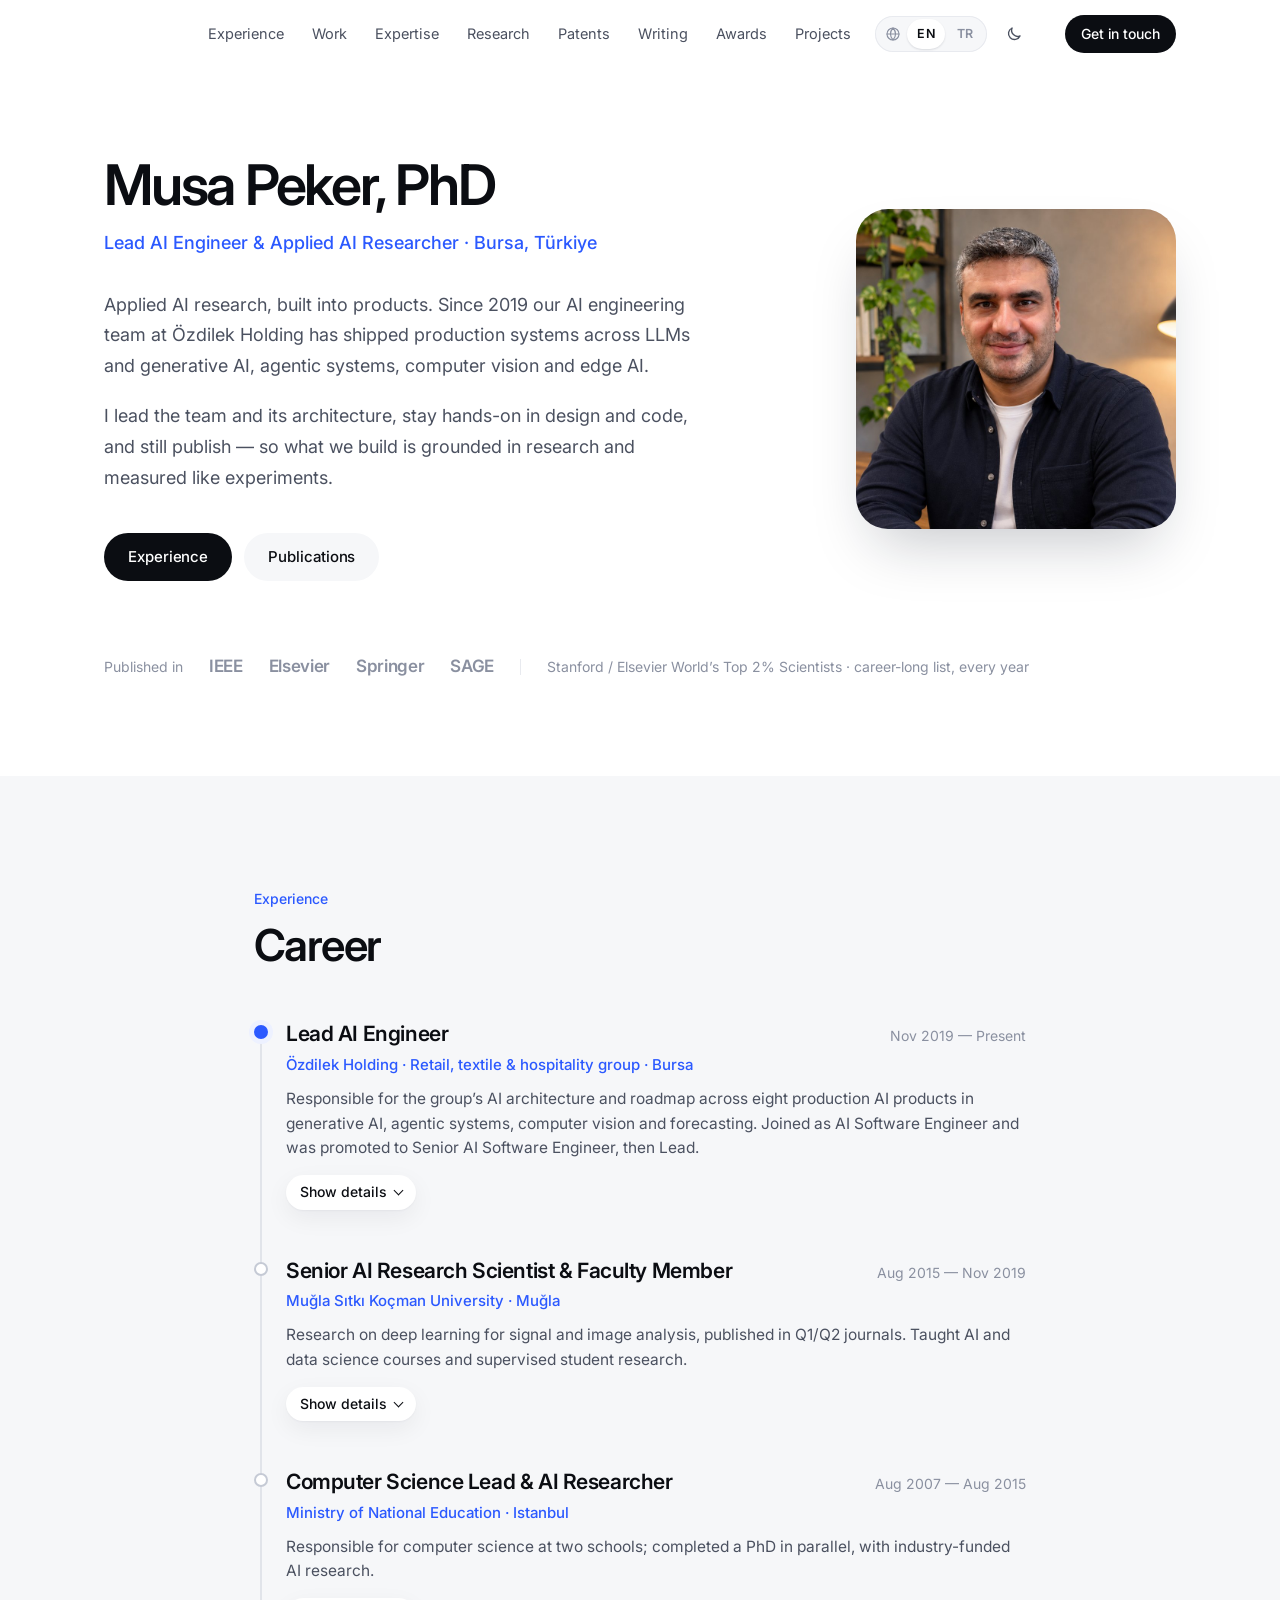
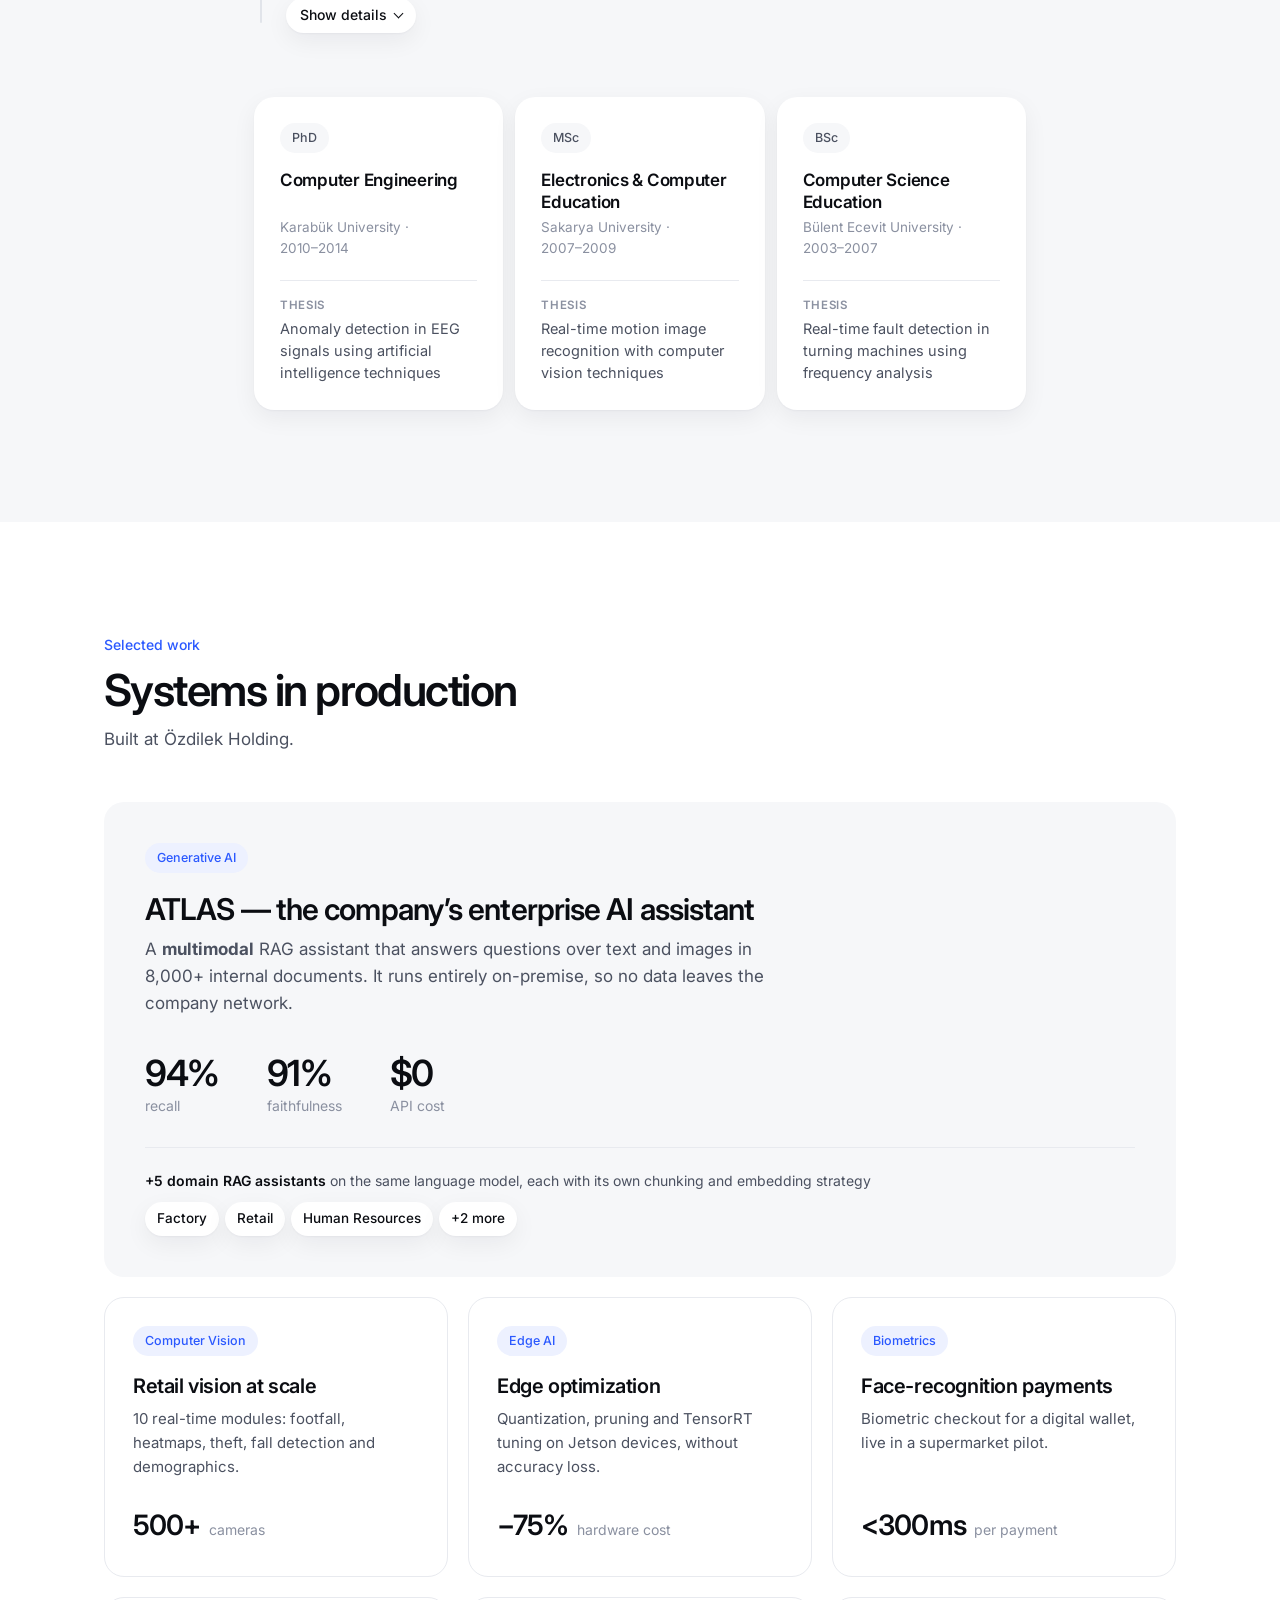
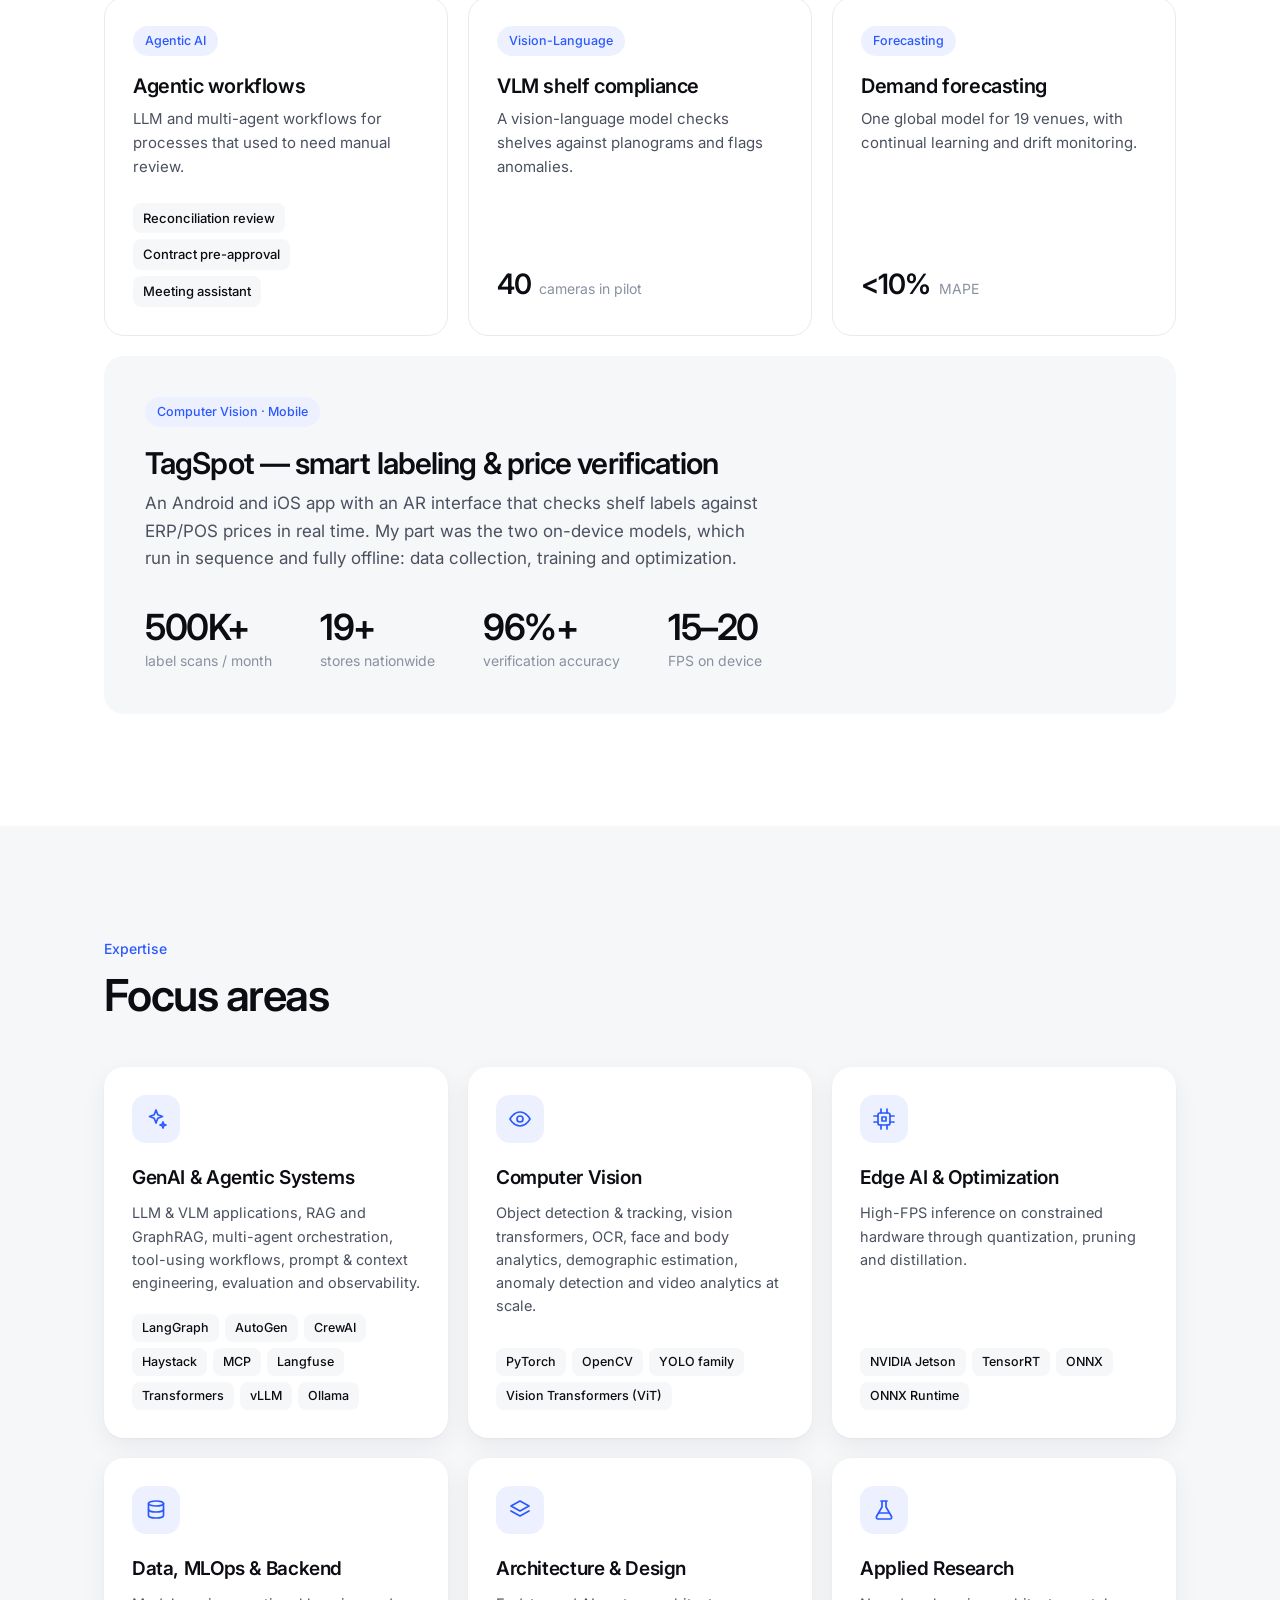
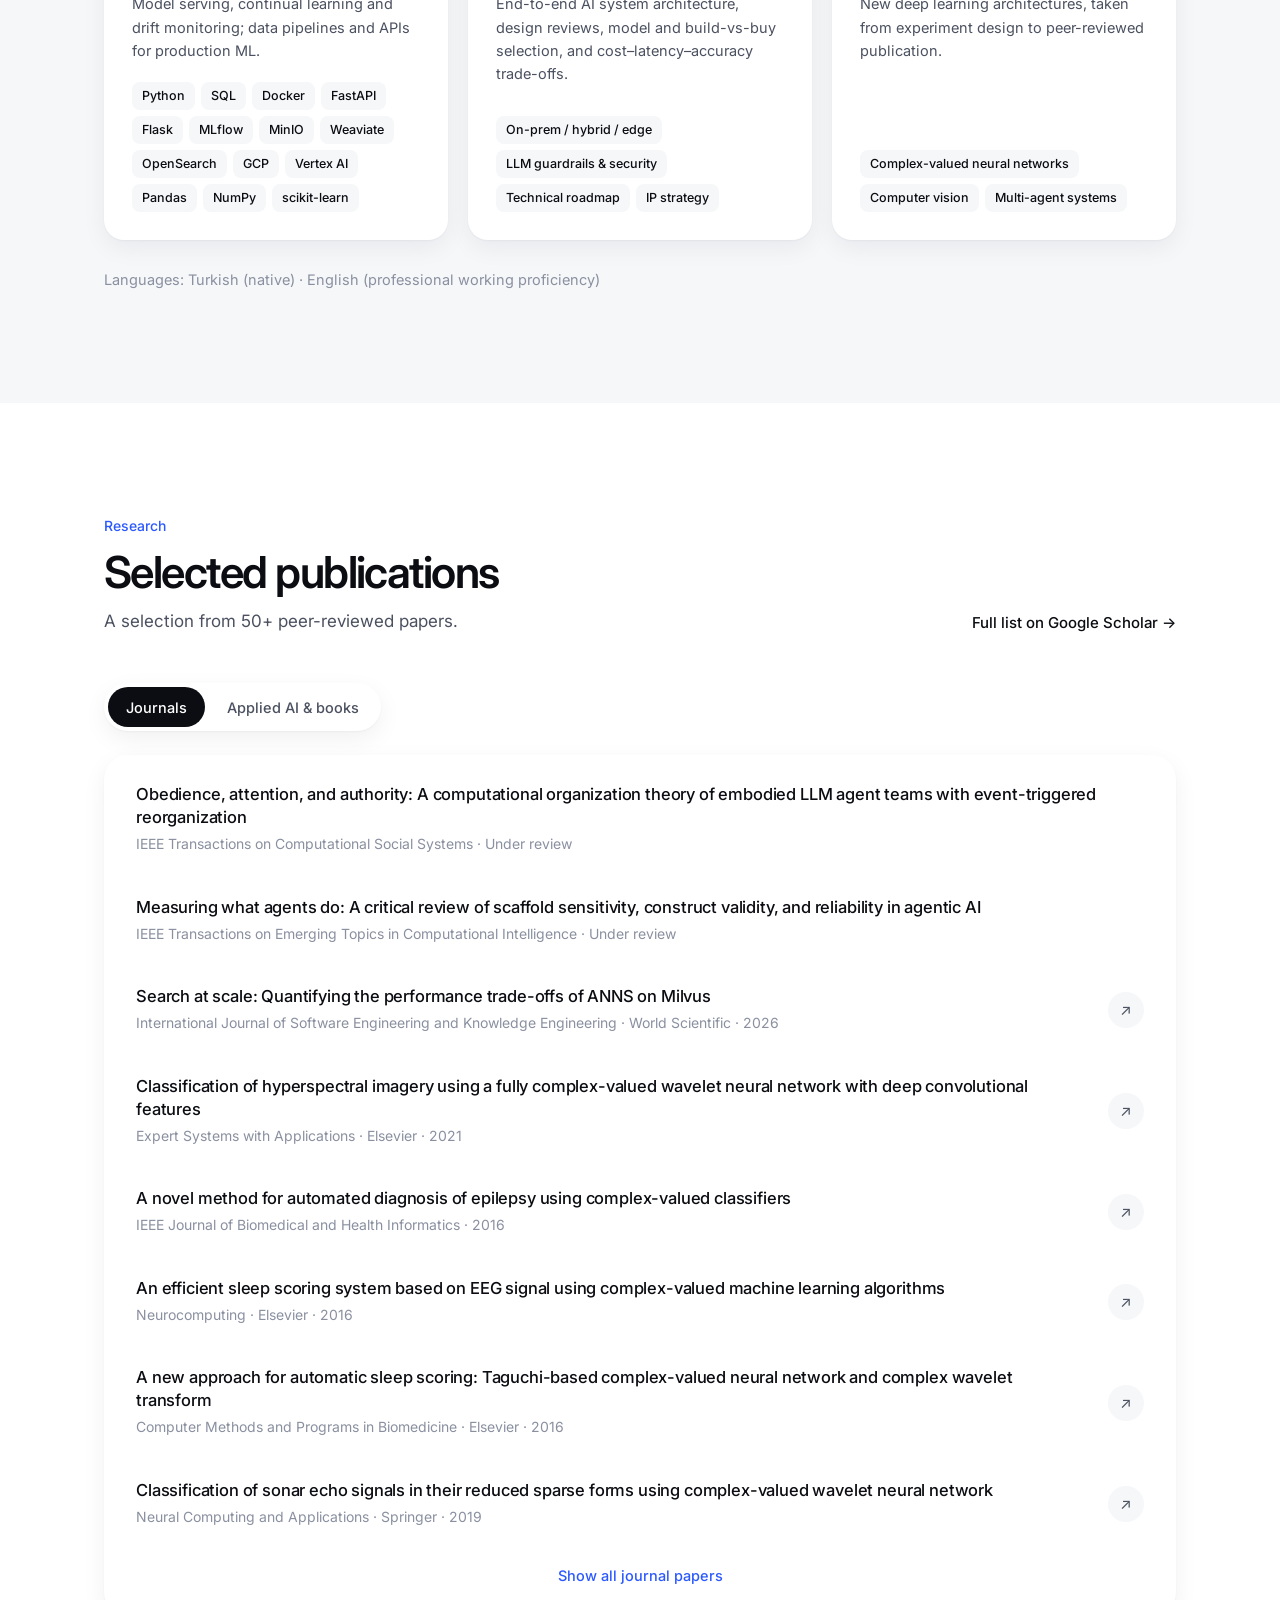
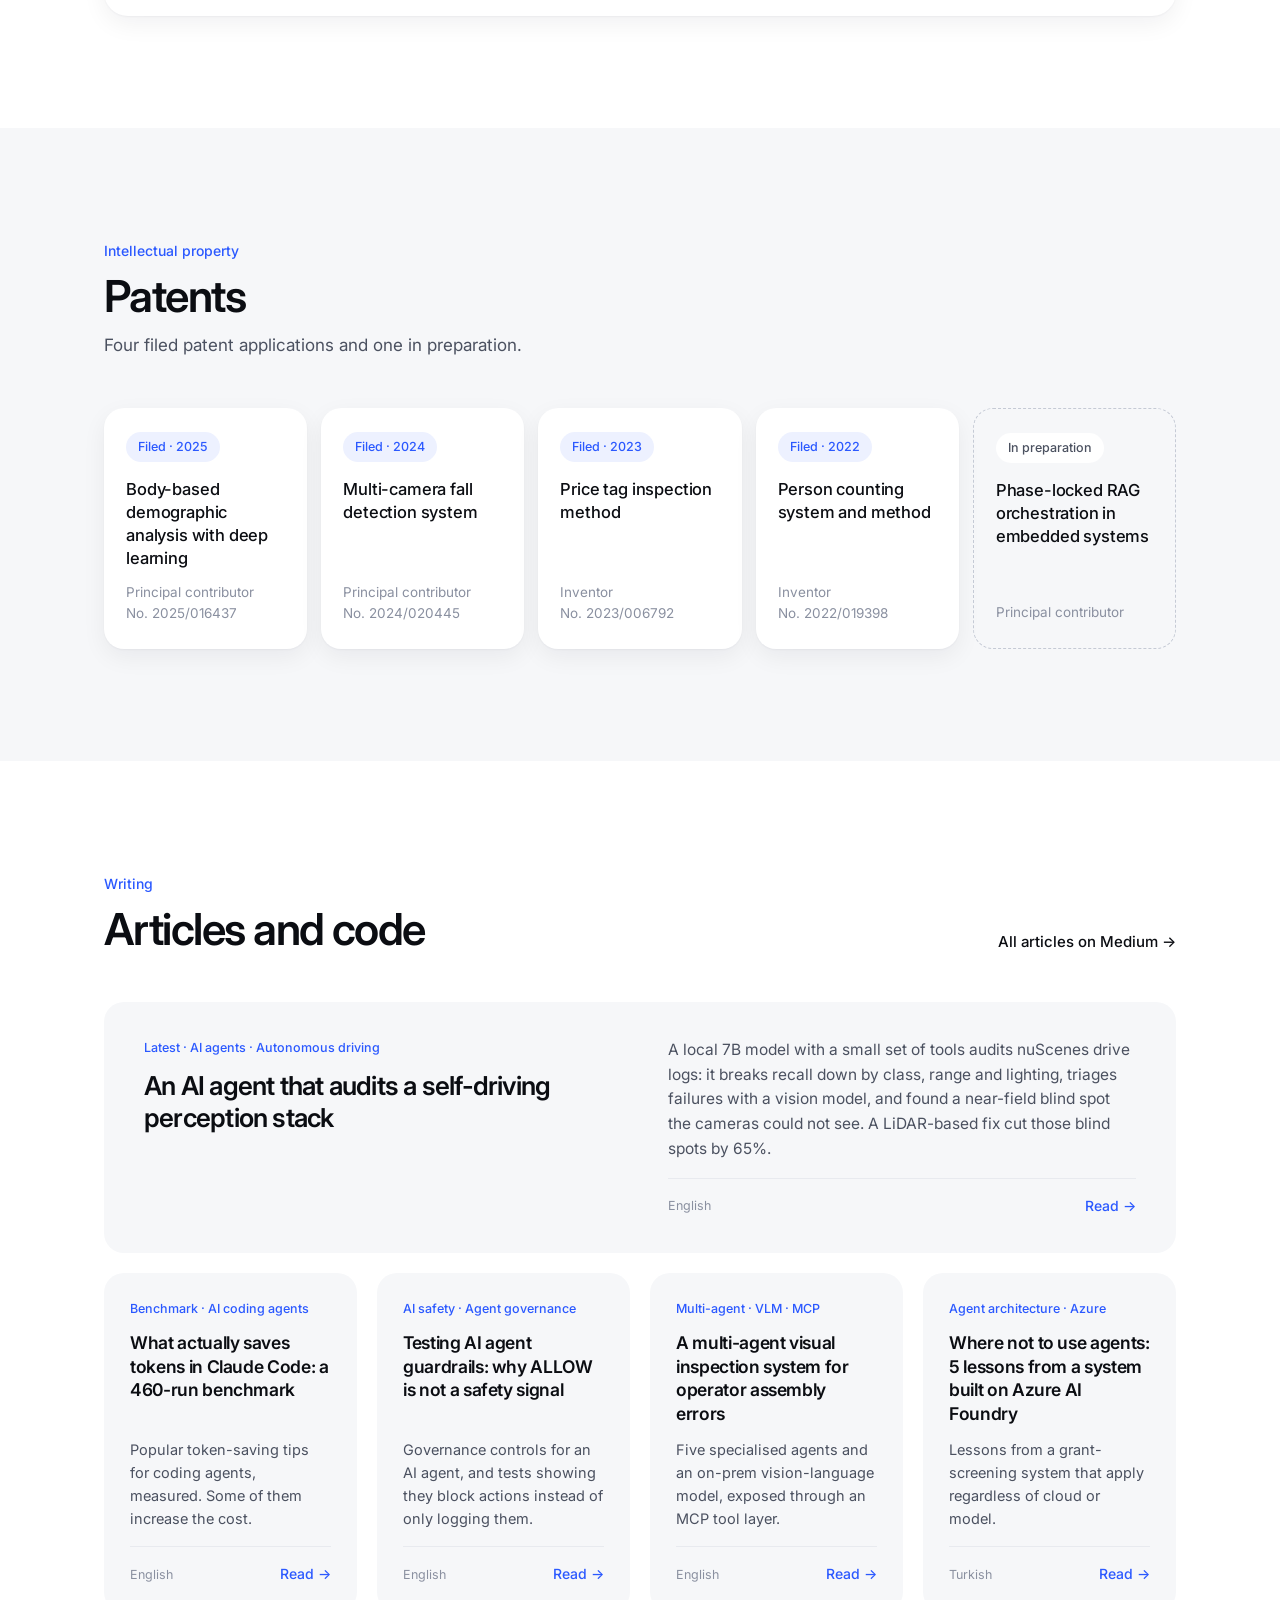
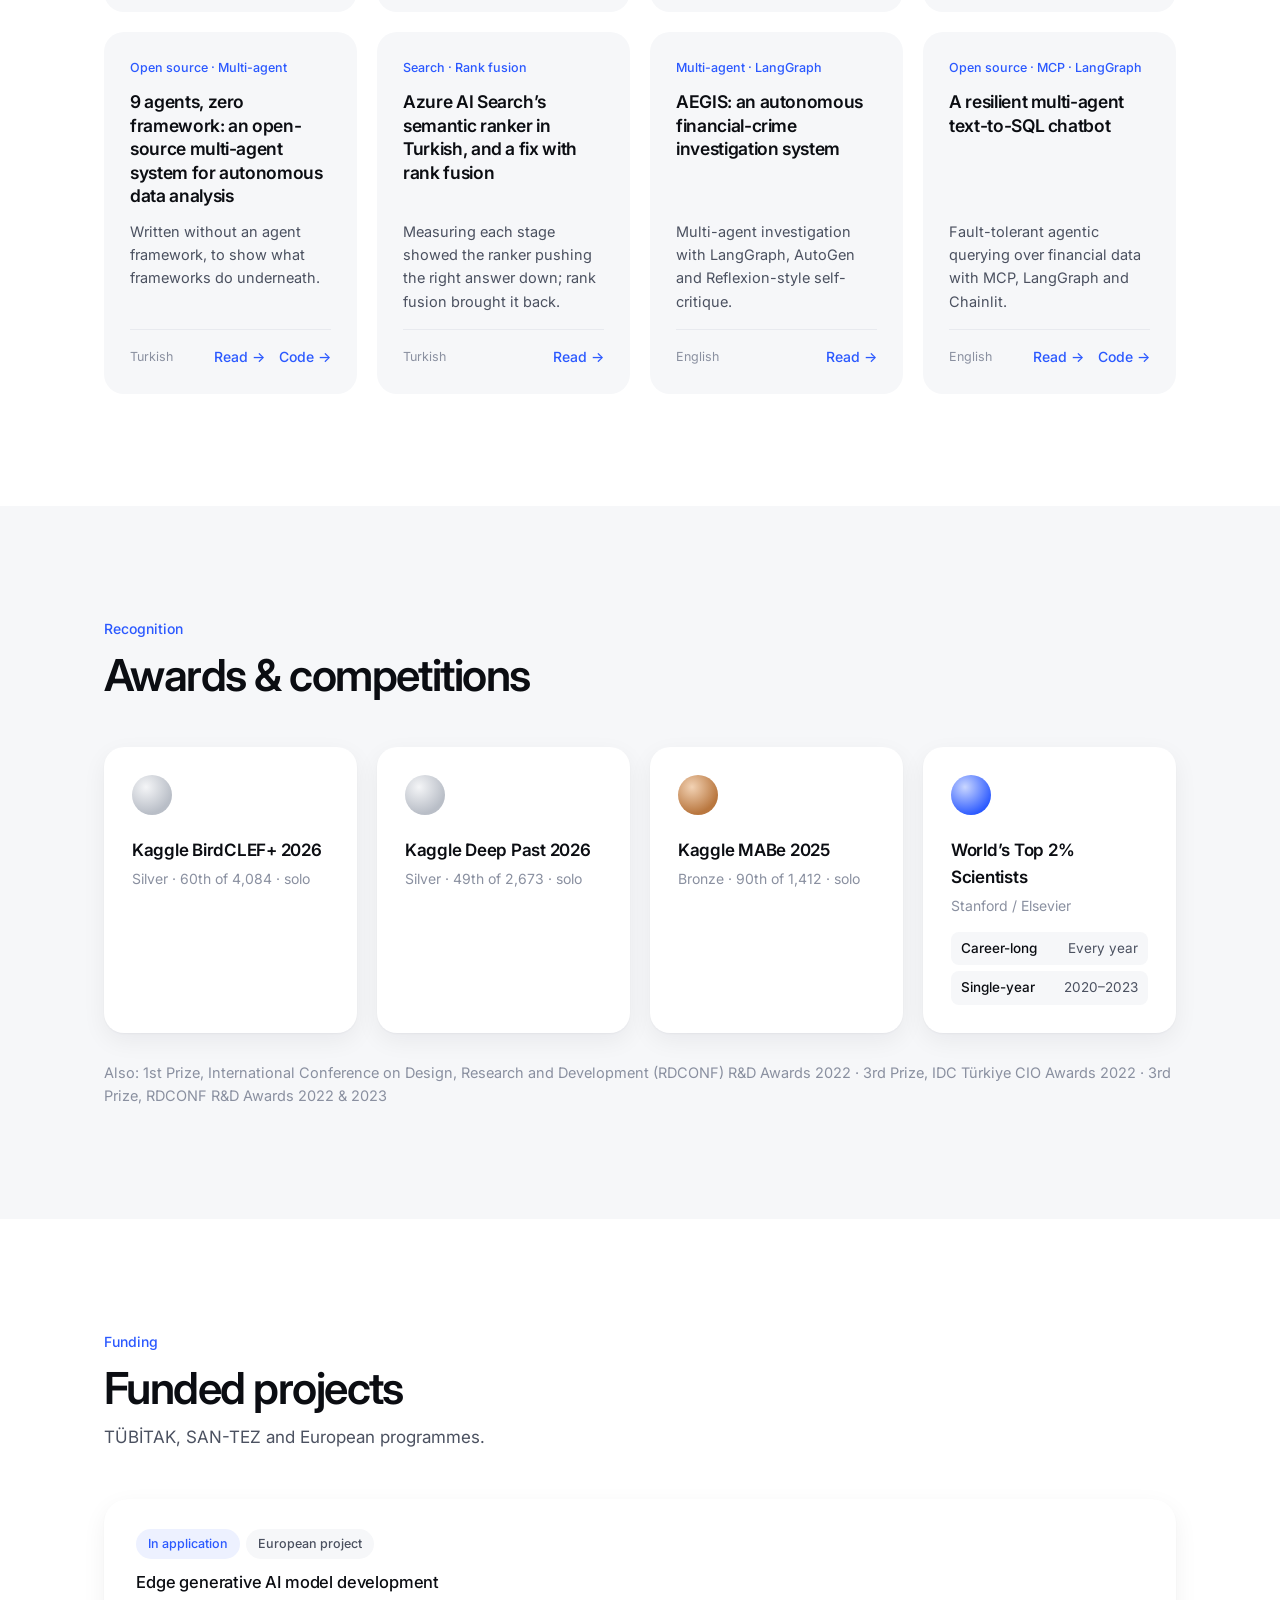
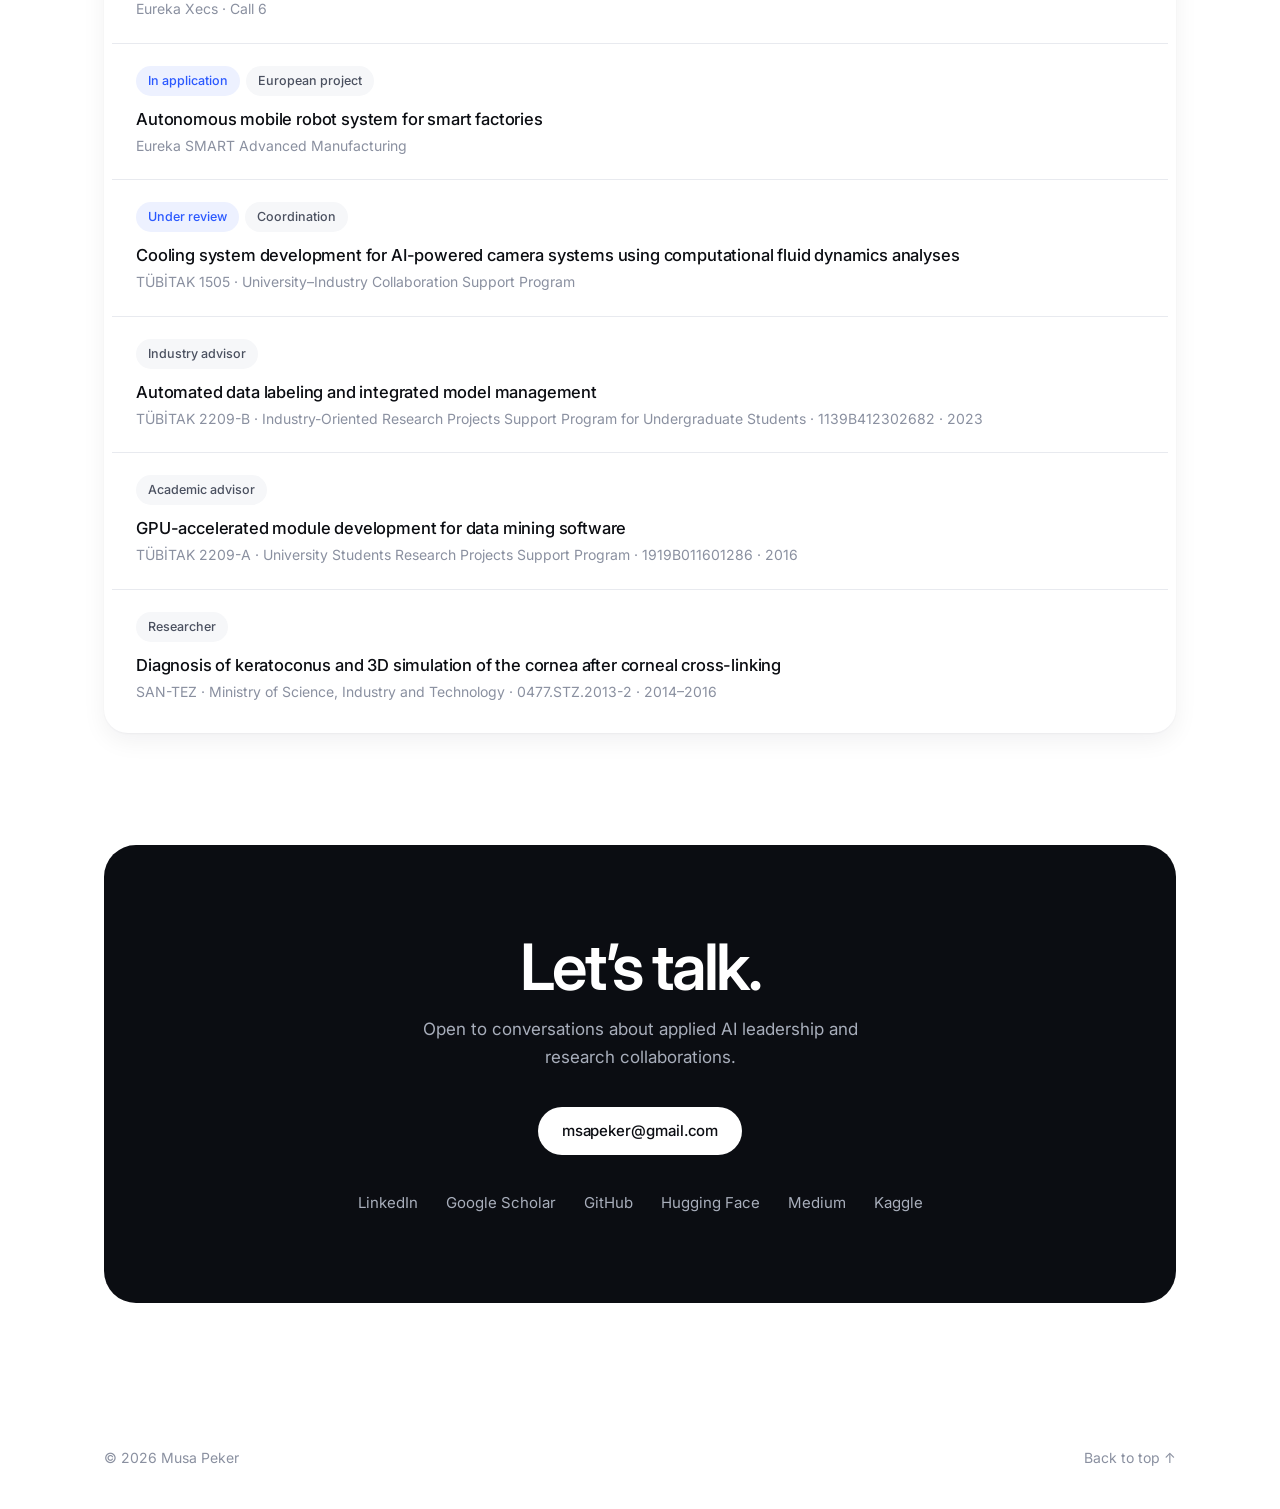
<file: index.html>
<!doctype html>
<html lang="en">
<head>
<meta charset="utf-8">
<meta name="viewport" content="width=device-width, initial-scale=1">
<title>Musa Peker, PhD — Lead AI Engineer &amp; Applied AI Researcher</title>
<meta name="description" content="Musa Peker, PhD — Lead AI Engineer and applied AI researcher. Production RAG, agentic LLM systems, real-time computer vision and edge AI. h-index 17, 50+ publications, 4 patent applications.">
<meta name="author" content="Musa Peker">
<meta name="robots" content="noindex, nofollow">
<meta property="og:type" content="profile">
<meta property="og:title" content="Musa Peker, PhD — Lead AI Engineer &amp; Applied AI Researcher">
<meta property="og:description" content="Lead AI Engineer and applied AI researcher: LLMs and generative AI, agentic systems, computer vision and edge AI.">
<meta name="theme-color" content="#ffffff">
<link rel="icon" href="data:image/svg+xml,%3Csvg xmlns='http://www.w3.org/2000/svg' viewBox='0 0 64 64'%3E%3Crect width='64' height='64' rx='16' fill='%230B0D12'/%3E%3Ctext x='32' y='42' font-family='Arial,sans-serif' font-weight='700' font-size='26' fill='white' text-anchor='middle'%3EMP%3C/text%3E%3C/svg%3E">
<link rel="preconnect" href="https://fonts.googleapis.com">
<link rel="preconnect" href="https://fonts.gstatic.com" crossorigin>
<link href="https://fonts.googleapis.com/css2?family=Inter:wght@400;500;600;700&display=swap" rel="stylesheet">
<script>
  // Apply the saved or system theme before first paint
  (function () {
    var t;
    try { t = localStorage.getItem('theme'); } catch (e) {}
    if (t !== 'light' && t !== 'dark') t = window.matchMedia('(prefers-color-scheme: dark)').matches ? 'dark' : 'light';
    document.documentElement.setAttribute('data-theme', t);
  })();
</script>
<link rel="stylesheet" href="assets/css/style.css?v=20261116c">
<script type="application/ld+json">
{
  "@context": "https://schema.org",
  "@type": "Person",
  "name": "Musa Peker",
  "honorificSuffix": "PhD",
  "jobTitle": "Lead AI Engineer",
  "worksFor": { "@type": "Organization", "name": "Özdilek Holding" },
  "alumniOf": [{ "@type": "CollegeOrUniversity", "name": "Karabuk University" }],
  "address": { "@type": "PostalAddress", "addressLocality": "Bursa", "addressCountry": "TR" },
  "email": "mailto:msapeker@gmail.com",
  "sameAs": [
    "https://www.linkedin.com/in/musa-p-46253815a/",
    "https://scholar.google.com/citations?user=q8jURC4AAAAJ",
    "https://github.com/m-peker",
    "https://huggingface.co/musapeker",
    "https://medium.com/@msapeker",
    "https://www.kaggle.com/musapeker"
  ]
}
</script>
</head>
<body>

<header class="nav" id="top">
  <div class="container nav__inner">
    <nav class="nav__links" id="nav-links" aria-label="Primary">
      <a href="#experience">Experience</a>
      <a href="#work">Work</a>
      <a href="#expertise">Expertise</a>
      <a href="#research">Research</a>
      <a href="#patents">Patents</a>
      <a href="#writing">Writing</a>
      <a href="#awards">Awards</a>
      <a href="#projects">Projects</a>
    </nav>
    <div class="nav__tools">
      <div class="lang-switch" role="group" aria-label="Language">
        <svg viewBox="0 0 24 24" aria-hidden="true"><circle cx="12" cy="12" r="9"/><path d="M3 12h18M12 3c2.5 2.7 3.8 5.7 3.8 9s-1.3 6.3-3.8 9c-2.5-2.7-3.8-5.7-3.8-9S9.5 5.7 12 3z"/></svg>
        <span class="lang-opt is-current" aria-current="true">EN</span><a class="lang-opt" href="tr/" hreflang="tr" lang="tr" title="Türkçe">TR</a>
      </div>
      <button class="nav__tool theme-toggle" type="button" aria-label="Switch dark or light theme" title="Switch theme">
        <svg class="i-moon" viewBox="0 0 24 24" aria-hidden="true"><path d="M20 14.5A8 8 0 0 1 9.5 4a8 8 0 1 0 10.5 10.5z"/></svg>
        <svg class="i-sun" viewBox="0 0 24 24" aria-hidden="true"><circle cx="12" cy="12" r="4"/><path d="M12 2v2M12 20v2M4.9 4.9l1.4 1.4M17.7 17.7l1.4 1.4M2 12h2M20 12h2M4.9 19.1l1.4-1.4M17.7 6.3l1.4-1.4"/></svg>
      </button>
    </div>
    <a class="btn btn--dark btn--sm" href="#contact">Get in touch</a>
    <button class="menu-btn" type="button" aria-label="Open menu" data-label-open="Open menu" data-label-close="Close menu" aria-expanded="false" aria-controls="nav-links"><span></span><span></span></button>
  </div>
</header>

<main>

  <!-- ===== Hero ===== -->
  <section class="hero">
    <div class="container hero__inner">
      <div class="hero__text">
        <img class="hero__avatar" src="assets/img/profile.jpg?v=2" width="168" height="168" alt="Musa Peker">
        <h1>Musa Peker, PhD</h1>
        <p class="hero__role">Lead AI Engineer &amp; Applied AI Researcher · Bursa, Türkiye</p>
        <p class="hero__lede">
          Applied AI research, built into products. Since 2019 our AI engineering team at Özdilek Holding
          has shipped production systems across LLMs and generative AI, agentic systems, computer vision
          and edge AI.
        </p>
        <p class="hero__lede">
          I lead the team and its architecture, stay hands-on in design and code, and still publish — so
          what we build is grounded in research and measured like experiments.
        </p>
        <div class="hero__cta">
          <a class="btn btn--dark" href="#experience">Experience</a>
          <a class="btn btn--light" href="#research">Publications</a>
        </div>
      </div>
      <div class="hero__photo">
        <img src="assets/img/portrait.jpg?v=2" width="320" height="320" alt="Musa Peker">
      </div>
    </div>

    <div class="container">
      <p class="venues">
        <span>Published in</span>
        <b>IEEE</b><b>Elsevier</b><b>Springer</b><b>SAGE</b>
        <span class="venues__sep"></span>
        <span>Stanford / Elsevier World’s Top 2% Scientists · career-long list, every year</span>
      </p>
    </div>
  </section>

  <!-- ===== Experience ===== -->
  <section class="section section--soft" id="experience">
    <div class="container narrow">
      <div class="head">
        <p class="eyebrow">Experience</p>
        <h2>Career</h2>
      </div>
      <ol class="timeline">
        <li>
          <div class="tl__top"><h3>Lead AI Engineer</h3><span>Nov 2019 — Present</span></div>
          <p class="tl__org">Özdilek Holding · Retail, textile &amp; hospitality group · Bursa</p>
          <p>Responsible for the group’s AI architecture and roadmap across eight production AI products in generative AI, agentic systems, computer vision and forecasting. Joined as AI Software Engineer and was promoted to Senior AI Software Engineer, then Lead.</p>
          <details class="tl__more">
            <summary><span class="when-closed">Show details</span><span class="when-open">Hide details</span></summary>
            <ul>
              <li>Own the group-wide AI architecture and technical roadmap for eight AI products running in parallel: problem definition, system design, model choice, rollout, evaluation and running costs.</li>
              <li>Designed and deployed ATLAS, the company’s AI assistant: an air-gapped, multimodal RAG pipeline that answers multi-step questions over text and images in 8,000+ documents. Hybrid retrieval with reranking, tuned in a continuous RAGAS evaluation loop, reaches 94% recall and 91% faithfulness. All data stays on-premise, with no API cost.</li>
              <li>Extended ATLAS with five domain assistants for factory operations, retail, human resources and other areas. They share one language model; chunking and embedding are tuned per domain.</li>
              <li>Architected LLM and agent workflows for reconciliation review and contract pre-approval, and a RAG-based meeting assistant with role-specific summaries and conversational search.</li>
              <li>Led the architecture and rollout of 10 computer vision modules on 50+ edge units that process live video from 500+ store cameras: people counting, density, heatmaps and routes, theft, falls, restricted zones, and age and gender estimation from face and body.</li>
              <li>Reduced hardware cost by 75% with quantization, pruning and runtime tuning, while keeping accuracy and frame rate on small edge devices.</li>
              <li>Engineered face-recognition payments for a digital wallet, now live in a supermarket pilot at under 300 ms per transaction.</li>
              <li>Built a vision-language model system that compares live video from 40 cameras with reference planograms, scores shelf compliance and flags anomalies. It runs in a supermarket pilot; a wider rollout is planned.</li>
              <li>Led delivery of a demand forecasting platform with one global model for 19 venues; continual learning and drift monitoring keep average MAPE below 10% in production.</li>
              <li>This work has led to four patent applications (a fifth is in preparation), peer-reviewed papers and joint R&amp;D projects with universities.</li>
            </ul>
          </details>
        </li>
        <li>
          <div class="tl__top"><h3>Senior AI Research Scientist &amp; Faculty Member</h3><span>Aug 2015 — Nov 2019</span></div>
          <p class="tl__org">Muğla Sıtkı Koçman University · Muğla</p>
          <p>Research on deep learning for signal and image analysis, published in Q1/Q2 journals. Taught AI and data science courses and supervised student research.</p>
          <details class="tl__more">
            <summary><span class="when-closed">Show details</span><span class="when-open">Hide details</span></summary>
            <ul>
              <li>Developed new deep learning architectures for signal and image data, published in Q1/Q2 journals together with working implementations.</li>
              <li>Taught undergraduate and graduate courses in artificial intelligence, data science, operating systems and Python programming.</li>
              <li>Supervised students and junior researchers on machine learning projects, code quality and research methods, including a TÜBİTAK-funded student project.</li>
            </ul>
          </details>
        </li>
        <li>
          <div class="tl__top"><h3>Computer Science Lead &amp; AI Researcher</h3><span>Aug 2007 — Aug 2015</span></div>
          <p class="tl__org">Ministry of National Education · Istanbul</p>
          <p>Responsible for computer science at two schools; completed a PhD in parallel, with industry-funded AI research.</p>
          <details class="tl__more">
            <summary><span class="when-closed">Show details</span><span class="when-open">Hide details</span></summary>
            <ul>
              <li>Taught computer science, ran the computer labs and their IT infrastructure at two schools, and led the move to digital processes.</li>
              <li>Completed a PhD at Karabük University while working full time; the research was industry-funded under the SAN-TEZ programme of the Ministry of Industry.</li>
              <li>Taught object-oriented programming and web development, and coached student projects, one of which won a bronze medal at the National Computer Olympiad.</li>
            </ul>
          </details>
        </li>
      </ol>

      <div class="edu">
        <div class="edu__item"><span class="pill pill--soft">PhD</span><b>Computer Engineering</b><span class="edu__meta">Karabük University · <span class="nowrap">2010–2014</span></span><p class="edu__thesis"><span>Thesis</span>Anomaly detection in EEG signals using artificial intelligence techniques</p></div>
        <div class="edu__item"><span class="pill pill--soft">MSc</span><b>Electronics &amp; Computer Education</b><span class="edu__meta">Sakarya University · <span class="nowrap">2007–2009</span></span><p class="edu__thesis"><span>Thesis</span>Real-time motion image recognition with computer vision techniques</p></div>
        <div class="edu__item"><span class="pill pill--soft">BSc</span><b>Computer Science Education</b><span class="edu__meta">Bülent Ecevit University · <span class="nowrap">2003–2007</span></span><p class="edu__thesis"><span>Thesis</span>Real-time fault detection in turning machines using frequency analysis</p></div>
      </div>
    </div>
  </section>

  <!-- ===== Work ===== -->
  <section class="section" id="work">
    <div class="container">
      <div class="head">
        <p class="eyebrow">Selected work</p>
        <h2>Systems in production</h2>
        <p class="head__sub">Built at Özdilek Holding.</p>
      </div>

      <div class="grid">
        <article class="card card--wide">
          <span class="pill">Generative AI</span>
          <h3>ATLAS — the company’s enterprise AI assistant</h3>
          <p>A <b>multimodal</b> RAG assistant that answers questions over text and images in 8,000+ internal documents. It runs entirely on-premise, so no data leaves the company network.</p>
          <div class="card__nums">
            <div><b>94%</b><span>recall</span></div>
            <div><b>91%</b><span>faithfulness</span></div>
            <div><b>$0</b><span>API cost</span></div>
          </div>
          <div class="domains">
            <span class="domains__label"><b>+5 domain RAG assistants</b> on the same language model, each with its own chunking and embedding strategy</span>
            <span class="domains__list"><span>Factory</span><span>Retail</span><span>Human Resources</span><span>+2 more</span></span>
          </div>
        </article>

        <article class="card">
          <span class="pill">Computer Vision</span>
          <h3>Retail vision at scale</h3>
          <p>10 real-time modules: footfall, heatmaps, theft, fall detection and demographics.</p>
          <p class="card__big"><b>500+</b> cameras</p>
        </article>

        <article class="card">
          <span class="pill">Edge AI</span>
          <h3>Edge optimization</h3>
          <p>Quantization, pruning and TensorRT tuning on Jetson devices, without accuracy loss.</p>
          <p class="card__big"><b>−75%</b> hardware cost</p>
        </article>

        <article class="card">
          <span class="pill">Biometrics</span>
          <h3>Face-recognition payments</h3>
          <p>Biometric checkout for a digital wallet, live in a supermarket pilot.</p>
          <p class="card__big"><b>&lt;300ms</b> per payment</p>
        </article>

        <article class="card">
          <span class="pill">Agentic AI</span>
          <h3>Agentic workflows</h3>
          <p>LLM and multi-agent workflows for processes that used to need manual review.</p>
          <div class="card__tags"><span>Reconciliation review</span><span>Contract pre-approval</span><span>Meeting assistant</span></div>
        </article>

        <article class="card">
          <span class="pill">Vision-Language</span>
          <h3>VLM shelf compliance</h3>
          <p>A vision-language model checks shelves against planograms and flags anomalies.</p>
          <p class="card__big"><b>40</b> cameras in pilot</p>
        </article>

        <article class="card">
          <span class="pill">Forecasting</span>
          <h3>Demand forecasting</h3>
          <p>One global model for 19 venues, with continual learning and drift monitoring.</p>
          <p class="card__big"><b>&lt;10%</b> MAPE</p>
        </article>

        <article class="card card--wide">
          <span class="pill">Computer Vision · Mobile</span>
          <h3>TagSpot — smart labeling &amp; price verification</h3>
          <p>An Android and iOS app with an AR interface that checks shelf labels against ERP/POS prices in real time. My part was the two on-device models, which run in sequence and fully offline: data collection, training and optimization.</p>
          <div class="card__nums">
            <div><b>500K+</b><span>label scans / month</span></div>
            <div><b>19+</b><span>stores nationwide</span></div>
            <div><b>96%+</b><span>verification accuracy</span></div>
            <div><b>15–20</b><span>FPS on device</span></div>
          </div>
        </article>
      </div>
    </div>
  </section>

  <!-- ===== Expertise ===== -->
  <section class="section section--soft" id="expertise">
    <div class="container">
      <div class="head">
        <p class="eyebrow">Expertise</p>
        <h2>Focus areas</h2>
      </div>
      <div class="skills">
        <article class="skill">
          <div class="icon"><svg viewBox="0 0 24 24"><path d="M12 3l1.8 4.7L18.5 9.5l-4.7 1.8L12 16l-1.8-4.7L5.5 9.5l4.7-1.8z"/><path d="M19 15l.8 2.2L22 18l-2.2.8L19 21l-.8-2.2L16 18l2.2-.8z"/></svg></div>
          <h3>GenAI &amp; Agentic Systems</h3>
          <p>LLM &amp; VLM applications, RAG and GraphRAG, multi-agent orchestration, tool-using workflows, prompt &amp; context engineering, evaluation and observability.</p>
          <div class="skill__chips"><span>LangGraph</span><span>AutoGen</span><span>CrewAI</span><span>Haystack</span><span>MCP</span><span>Langfuse</span><span>Transformers</span><span>vLLM</span><span>Ollama</span></div>
        </article>
        <article class="skill">
          <div class="icon"><svg viewBox="0 0 24 24"><path d="M2 12s3.6-7 10-7 10 7 10 7-3.6 7-10 7S2 12 2 12z"/><circle cx="12" cy="12" r="3"/></svg></div>
          <h3>Computer Vision</h3>
          <p>Object detection &amp; tracking, vision transformers, OCR, face and body analytics, demographic estimation, anomaly detection and video analytics at scale.</p>
          <div class="skill__chips"><span>PyTorch</span><span>OpenCV</span><span>YOLO family</span><span>Vision Transformers (ViT)</span></div>
        </article>
        <article class="skill">
          <div class="icon"><svg viewBox="0 0 24 24"><rect x="6" y="6" width="12" height="12" rx="2"/><path d="M10 10h4v4h-4zM9 2v4M15 2v4M9 18v4M15 18v4M2 9h4M2 15h4M18 9h4M18 15h4"/></svg></div>
          <h3>Edge AI &amp; Optimization</h3>
          <p>High-FPS inference on constrained hardware through quantization, pruning and distillation.</p>
          <div class="skill__chips"><span>NVIDIA Jetson</span><span>TensorRT</span><span>ONNX</span><span>ONNX Runtime</span></div>
        </article>
        <article class="skill">
          <div class="icon"><svg viewBox="0 0 24 24"><ellipse cx="12" cy="5.5" rx="7.5" ry="2.5"/><path d="M4.5 5.5v6c0 1.4 3.4 2.5 7.5 2.5s7.5-1.1 7.5-2.5v-6"/><path d="M4.5 11.5v6c0 1.4 3.4 2.5 7.5 2.5s7.5-1.1 7.5-2.5v-6"/></svg></div>
          <h3>Data, MLOps &amp; Backend</h3>
          <p>Model serving, continual learning and drift monitoring; data pipelines and APIs for production ML.</p>
          <div class="skill__chips"><span>Python</span><span>SQL</span><span>Docker</span><span>FastAPI</span><span>Flask</span><span>MLflow</span><span>MinIO</span><span>Weaviate</span><span>OpenSearch</span><span>GCP</span><span>Vertex AI</span><span>Pandas</span><span>NumPy</span><span>scikit-learn</span></div>
        </article>
        <article class="skill">
          <div class="icon"><svg viewBox="0 0 24 24"><path d="M12 3l9 5-9 5-9-5z"/><path d="M3 13l9 5 9-5"/></svg></div>
          <h3>Architecture &amp; Design</h3>
          <p>End-to-end AI system architecture, design reviews, model and build-vs-buy selection, and cost–latency–accuracy trade-offs.</p>
          <div class="skill__chips"><span>On-prem / hybrid / edge</span><span>LLM guardrails &amp; security</span><span>Technical roadmap</span><span>IP strategy</span></div>
        </article>
        <article class="skill">
          <div class="icon"><svg viewBox="0 0 24 24"><path d="M9 3h6M10 3v6l-5.5 9.5A1.7 1.7 0 0 0 6 21h12a1.7 1.7 0 0 0 1.5-2.5L14 9V3"/><path d="M7.5 15h9"/></svg></div>
          <h3>Applied Research</h3>
          <p>New deep learning architectures, taken from experiment design to peer-reviewed publication.</p>
          <div class="skill__chips"><span>Complex-valued neural networks</span><span>Computer vision</span><span>Multi-agent systems</span></div>
        </article>
      </div>
      <p class="langs">Languages: Turkish (native) · English (professional working proficiency)</p>
    </div>
  </section>

  <!-- ===== Research ===== -->
  <section class="section" id="research">
    <div class="container">
      <div class="head head--row">
        <div>
          <p class="eyebrow">Research</p>
          <h2>Selected publications</h2>
          <p class="head__sub">A selection from 50+ peer-reviewed papers.</p>
        </div>
        <a class="link" href="https://scholar.google.com/citations?user=q8jURC4AAAAJ" target="_blank" rel="noopener">Full list on Google Scholar →</a>
      </div>

      <div class="tabs" role="tablist">
        <button class="tab is-active" role="tab" aria-selected="true" data-tab="journal">Journals</button>
        <button class="tab" role="tab" aria-selected="false" data-tab="applied">Applied AI &amp; books</button>
      </div>

      <div class="panel is-active" data-panel="journal">
        <div class="pub">
          <div><h4>Obedience, attention, and authority: A computational organization theory of embodied LLM agent teams with event-triggered reorganization</h4><p>IEEE Transactions on Computational Social Systems · Under review</p></div>
        </div>
        <div class="pub">
          <div><h4>Measuring what agents do: A critical review of scaffold sensitivity, construct validity, and reliability in agentic AI</h4><p>IEEE Transactions on Emerging Topics in Computational Intelligence · Under review</p></div>
        </div>
        <a class="pub" href="https://doi.org/10.1142/s0218194026500130" target="_blank" rel="noopener">
          <div><h4>Search at scale: Quantifying the performance trade-offs of ANNS on Milvus</h4><p>International Journal of Software Engineering and Knowledge Engineering · World Scientific · 2026</p></div><span class="arrow">↗</span>
        </a>
        <a class="pub" href="https://doi.org/10.1016/j.eswa.2021.114708" target="_blank" rel="noopener">
          <div><h4>Classification of hyperspectral imagery using a fully complex-valued wavelet neural network with deep convolutional features</h4><p>Expert Systems with Applications · Elsevier · 2021</p></div><span class="arrow">↗</span>
        </a>
        <a class="pub" href="https://doi.org/10.1109/jbhi.2014.2387795" target="_blank" rel="noopener">
          <div><h4>A novel method for automated diagnosis of epilepsy using complex-valued classifiers</h4><p>IEEE Journal of Biomedical and Health Informatics · 2016</p></div><span class="arrow">↗</span>
        </a>
        <a class="pub" href="https://doi.org/10.1016/j.neucom.2016.04.049" target="_blank" rel="noopener">
          <div><h4>An efficient sleep scoring system based on EEG signal using complex-valued machine learning algorithms</h4><p>Neurocomputing · Elsevier · 2016</p></div><span class="arrow">↗</span>
        </a>
        <a class="pub" href="https://doi.org/10.1016/j.cmpb.2016.01.001" target="_blank" rel="noopener">
          <div><h4>A new approach for automatic sleep scoring: Taguchi-based complex-valued neural network and complex wavelet transform</h4><p>Computer Methods and Programs in Biomedicine · Elsevier · 2016</p></div><span class="arrow">↗</span>
        </a>
        <a class="pub" href="https://doi.org/10.1007/s00521-018-3920-4" target="_blank" rel="noopener">
          <div><h4>Classification of sonar echo signals in their reduced sparse forms using complex-valued wavelet neural network</h4><p>Neural Computing and Applications · Springer · 2019</p></div><span class="arrow">↗</span>
        </a>
        <div class="more" hidden>
          <a class="pub" href="https://doi.org/10.1007/s42452-021-04694-2" target="_blank" rel="noopener">
            <div><h4>Multi-channel capsule network ensemble for plant disease detection</h4><p>SN Applied Sciences · Springer · 2021</p></div><span class="arrow">↗</span>
          </a>
          <a class="pub" href="https://doi.org/10.1177/0020294018813692" target="_blank" rel="noopener">
            <div><h4>Human activity recognition from smart watch sensor data using a hybrid of PCA and random forest</h4><p>Measurement and Control · SAGE · 2019</p></div><span class="arrow">↗</span>
          </a>
          <a class="pub" href="https://doi.org/10.1007/s10916-016-0477-6" target="_blank" rel="noopener">
            <div><h4>A decision support system to improve medical diagnosis using k-medoids attribute weighting and SVM</h4><p>Journal of Medical Systems · Springer · 2016</p></div><span class="arrow">↗</span>
          </a>
          <a class="pub" href="https://doi.org/10.1260/2040-2295.6.3.281" target="_blank" rel="noopener">
            <div><h4>Computer-aided diagnosis of Parkinson’s disease using complex-valued neural networks and mRMR feature selection</h4><p>Journal of Healthcare Engineering · 2015</p></div><span class="arrow">↗</span>
          </a>
          <a class="pub" href="https://doi.org/10.1007/s10916-015-0197-3" target="_blank" rel="noopener">
            <div><h4>Rapid automated classification of anesthetic depth levels using GPU-based parallelization of neural networks</h4><p>Journal of Medical Systems · Springer · 2015</p></div><span class="arrow">↗</span>
          </a>
          <a class="pub" href="https://doi.org/10.1007/s10916-014-0018-0" target="_blank" rel="noopener">
            <div><h4>A comparative study on classification of sleep stage based on EEG signals using feature selection and classification algorithms</h4><p>Journal of Medical Systems · Springer · 2014</p></div><span class="arrow">↗</span>
          </a>
        </div>
        <button class="show-more" type="button" data-more="Show all journal papers" data-less="Show fewer">Show all journal papers</button>
      </div>

      <div class="panel" data-panel="applied">
        <a class="pub" href="https://www.researchgate.net/publication/398326842_AN_EFFICIENT_MULTI-CAMERA_FALL_DETECTION_FRAMEWORK_USING_IMAGE_STITCHING_AND_AN_ENHANCED_SAHI-BASED_INFERENCE_PIPELINE" target="_blank" rel="noopener">
          <div><h4>An efficient multi-camera fall detection framework using image stitching and an enhanced SAHI-based inference pipeline</h4><p>9th International Conference on Technology, Engineering and Science (IConTES) · 2025</p></div><span class="arrow">↗</span>
        </a>
        <a class="pub" href="https://doi.org/10.1016/b978-0-44-322202-3.00022-1" target="_blank" rel="noopener">
          <div><h4>A real-time price recognition system using lightweight deep neural networks on mobile devices</h4><p>Book chapter · TinyML for Edge Intelligence in IoT and LPWAN Networks · Elsevier · 2024</p></div><span class="arrow">↗</span>
        </a>
        <a class="pub" href="https://icoais.com/files/ICAIS24%20Abstract%20Book.pdf#page=22" target="_blank" rel="noopener">
          <div><h4>Preprocessing optimization for enhanced real-time detection and tracking in vision systems</h4><p>International Conference on Artificial Intelligence Studies (ICAIS’24) · Istanbul Gedik University · 2024</p></div><span class="arrow">↗</span>
        </a>
        <div class="pub">
          <div><h4>Shopperline: An intelligent retail analytics platform with real-time computer vision</h4><p>5th International Conference on Design, Research and Development (RDCONF) · 2025</p></div>
        </div>
        <div class="pub">
          <div><h4>An AI-powered corporate memory system</h4><p>9th International Conference on Technology, Engineering and Science (IConTES) · 2025</p></div>
        </div>
        <a class="pub" href="https://www.researchgate.net/publication/376237600_An_Efficient_Framework_for_Real-Time_Age_and_Gender_Detection_Using_Deep_Learning_Techniques" target="_blank" rel="noopener">
          <div><h4>An efficient framework for real-time age and gender detection using deep learning techniques</h4><p>6th International Conference on Life and Engineering Sciences (ICOLES 2023) · Antalya · 2023</p></div><span class="arrow">↗</span>
        </a>
        <a class="pub" href="https://doi.org/10.56038/oprd.v1i1.174" target="_blank" rel="noopener">
          <div><h4>Development of a price tag detection system on mobile devices using deep learning</h4><p>2nd International Conference on Design, Research and Development (RDCONF 2022) · Orclever Proceedings of Research and Development · 2022</p></div><span class="arrow">↗</span>
        </a>
        <a class="pub" href="https://doi.org/10.1007/978-3-030-85383-9_1" target="_blank" rel="noopener">
          <div><h4>An efficient deep learning framework for people detection in overhead images</h4><p>Book chapter · Artificial Intelligence in Industrial Applications · Learning and Analytics in Intelligent Systems · Springer · 2021</p></div><span class="arrow">↗</span>
        </a>
      </div>
    </div>
  </section>

  <!-- ===== Patents ===== -->
  <section class="section section--soft" id="patents">
    <div class="container">
      <div class="head">
        <p class="eyebrow">Intellectual property</p>
        <h2>Patents</h2>
        <p class="head__sub">Four filed patent applications and one in preparation.</p>
      </div>
      <div class="patents">
        <div class="patent"><span class="pill">Filed · 2025</span><h4>Body-based demographic analysis with deep learning</h4><p>Principal contributor<br>No. 2025/016437</p></div>
        <div class="patent"><span class="pill">Filed · 2024</span><h4>Multi-camera fall detection system</h4><p>Principal contributor<br>No. 2024/020445</p></div>
        <div class="patent"><span class="pill">Filed · 2023</span><h4>Price tag inspection method</h4><p>Inventor<br>No. 2023/006792</p></div>
        <div class="patent"><span class="pill">Filed · 2022</span><h4>Person counting system and method</h4><p>Inventor<br>No. 2022/019398</p></div>
        <div class="patent patent--draft"><span class="pill pill--soft">In preparation</span><h4>Phase-locked RAG orchestration in embedded systems</h4><p>Principal contributor</p></div>
      </div>
    </div>
  </section>

  <!-- ===== Writing ===== -->
  <section class="section" id="writing">
    <div class="container">
      <div class="head head--row">
        <div>
          <p class="eyebrow">Writing</p>
          <h2>Articles and code</h2>
        </div>
        <a class="link" href="https://medium.com/@msapeker" target="_blank" rel="noopener">All articles on Medium →</a>
      </div>
      <div class="posts">
        <article class="post post--feature">
          <span class="post__meta">Latest · AI agents · Autonomous driving</span>
          <h3>An AI agent that audits a self-driving perception stack</h3>
          <p>A local 7B model with a small set of tools audits nuScenes drive logs: it breaks recall down by class, range and lighting, triages failures with a vision model, and found a near-field blind spot the cameras could not see. A LiDAR-based fix cut those blind spots by 65%.</p>
          <div class="post__foot"><span class="post__lang">English</span><span class="post__links"><a href="https://medium.com/@msapeker/an-ai-agent-that-audits-a-self-driving-perception-stack-ef6954342a3a" target="_blank" rel="noopener">Read →</a></span></div>
        </article>
        <article class="post">
          <span class="post__meta">Benchmark · AI coding agents</span>
          <h3>What actually saves tokens in Claude Code: a 460-run benchmark</h3>
          <p>Popular token-saving tips for coding agents, measured. Some of them increase the cost.</p>
          <div class="post__foot"><span class="post__lang">English</span><span class="post__links"><a href="https://medium.com/@msapeker/i-ran-claude-code-460-times-to-find-out-what-actually-saves-tokens-74ad74210714" target="_blank" rel="noopener">Read →</a></span></div>
        </article>
        <article class="post">
          <span class="post__meta">AI safety · Agent governance</span>
          <h3>Testing AI agent guardrails: why ALLOW is not a safety signal</h3>
          <p>Governance controls for an AI agent, and tests showing they block actions instead of only logging them.</p>
          <div class="post__foot"><span class="post__lang">English</span><span class="post__links"><a href="https://medium.com/@msapeker/testing-ai-agent-guardrails-why-allow-is-not-a-safety-signal-0a76cf0301b3" target="_blank" rel="noopener">Read →</a></span></div>
        </article>
        <article class="post">
          <span class="post__meta">Multi-agent · VLM · MCP</span>
          <h3>A multi-agent visual inspection system for operator assembly errors</h3>
          <p>Five specialised agents and an on-prem vision-language model, exposed through an MCP tool layer.</p>
          <div class="post__foot"><span class="post__lang">English</span><span class="post__links"><a href="https://medium.com/@msapeker/i-built-a-multi-agent-visual-inspection-system-to-detect-operator-assembly-errors-0df969004811" target="_blank" rel="noopener">Read →</a></span></div>
        </article>
        <article class="post">
          <span class="post__meta">Agent architecture · Azure</span>
          <h3>Where not to use agents: 5 lessons from a system built on Azure AI Foundry</h3>
          <p>Lessons from a grant-screening system that apply regardless of cloud or model.</p>
          <div class="post__foot"><span class="post__lang">Turkish</span><span class="post__links"><a href="https://medium.com/@msapeker/agentlar%C4%B1-nerede-kullanmamal%C4%B1-azure-microsoft-foundry-ile-kurdu%C4%9Fumuz-bir-sistemden-5-ders-e50e0c8eef8e" target="_blank" rel="noopener">Read →</a></span></div>
        </article>
        <article class="post">
          <span class="post__meta">Open source · Multi-agent</span>
          <h3>9 agents, zero framework: an open-source multi-agent system for autonomous data analysis</h3>
          <p>Written without an agent framework, to show what frameworks do underneath.</p>
          <div class="post__foot"><span class="post__lang">Turkish</span><span class="post__links"><a href="https://medium.com/@msapeker/9-ajan-s%C4%B1f%C4%B1r-framework-veri-analizini-otonomla%C5%9Ft%C4%B1ran-a%C3%A7%C4%B1k-kaynak-multi-agent-sistem-9ba935c6a124" target="_blank" rel="noopener">Read →</a><a href="https://github.com/m-peker/autonomous-analytics-agents" target="_blank" rel="noopener">Code →</a></span></div>
        </article>
        <article class="post">
          <span class="post__meta">Search · Rank fusion</span>
          <h3>Azure AI Search’s semantic ranker in Turkish, and a fix with rank fusion</h3>
          <p>Measuring each stage showed the ranker pushing the right answer down; rank fusion brought it back.</p>
          <div class="post__foot"><span class="post__lang">Turkish</span><span class="post__links"><a href="https://medium.com/@msapeker/azure-ai-searchte-semantic-ranker-t%C3%BCrk%C3%A7ede-yetmedi-f%C3%BCzyonla-nas%C4%B1l-%C3%A7%C3%B6zd%C3%BCm-1040cb0298dc" target="_blank" rel="noopener">Read →</a></span></div>
        </article>
        <article class="post">
          <span class="post__meta">Multi-agent · LangGraph</span>
          <h3>AEGIS: an autonomous financial-crime investigation system</h3>
          <p>Multi-agent investigation with LangGraph, AutoGen and Reflexion-style self-critique.</p>
          <div class="post__foot"><span class="post__lang">English</span><span class="post__links"><a href="https://medium.com/@msapeker/aegis-architecture-an-autonomous-financial-crime-investigation-system-with-langgraph-autogen-and-e36dfecc152b" target="_blank" rel="noopener">Read →</a></span></div>
        </article>
        <article class="post">
          <span class="post__meta">Open source · MCP · LangGraph</span>
          <h3>A resilient multi-agent text-to-SQL chatbot</h3>
          <p>Fault-tolerant agentic querying over financial data with MCP, LangGraph and Chainlit.</p>
          <div class="post__foot"><span class="post__lang">English</span><span class="post__links"><a href="https://medium.com/@msapeker/building-a-resilient-multi-agent-text-to-sql-chatbot-with-mcp-langgraph-chainlit-f5a5bf593329" target="_blank" rel="noopener">Read →</a><a href="https://github.com/m-peker/mcp-finance-agent" target="_blank" rel="noopener">Code →</a></span></div>
        </article>
      </div>
    </div>
  </section>

  <!-- ===== Recognition ===== -->
  <section class="section section--soft" id="awards">
    <div class="container">
      <div class="head">
        <p class="eyebrow">Recognition</p>
        <h2>Awards &amp; competitions</h2>
      </div>
      <div class="awards">
        <div class="award"><span class="medal medal--silver"></span><h4>Kaggle BirdCLEF+ 2026</h4><p>Silver · 60th of 4,084 · solo</p></div>
        <div class="award"><span class="medal medal--silver"></span><h4>Kaggle Deep Past 2026</h4><p>Silver · 49th of 2,673 · solo</p></div>
        <div class="award"><span class="medal medal--bronze"></span><h4>Kaggle MABe 2025</h4><p>Bronze · 90th of 1,412 · solo</p></div>
        <div class="award"><span class="medal medal--blue"></span><h4>World’s Top 2% Scientists</h4><p>Stanford / Elsevier</p><ul class="award__list"><li><b>Career-long</b><span>Every year</span></li><li><b>Single-year</b><span>2020–2023</span></li></ul></div>
      </div>
      <p class="awards__more">Also: 1st Prize, International Conference on Design, Research and Development (RDCONF) R&amp;D Awards 2022 · 3rd Prize, IDC Türkiye CIO Awards 2022 · 3rd Prize, RDCONF R&amp;D Awards 2022 &amp; 2023</p>
    </div>
  </section>

  <!-- ===== Funded projects ===== -->
  <section class="section" id="projects">
    <div class="container">
      <div class="head">
        <p class="eyebrow">Funding</p>
        <h2>Funded projects</h2>
        <p class="head__sub">TÜBİTAK, SAN-TEZ and European programmes.</p>
      </div>
      <div class="projects">
        <div class="project">
          <div class="project__tags"><span class="pill">In application</span><span class="pill pill--soft">European project</span></div>
          <h4>Edge generative AI model development</h4>
          <p>Eureka Xecs · Call 6</p>
        </div>
        <div class="project">
          <div class="project__tags"><span class="pill">In application</span><span class="pill pill--soft">European project</span></div>
          <h4>Autonomous mobile robot system for smart factories</h4>
          <p>Eureka SMART Advanced Manufacturing</p>
        </div>
        <div class="project">
          <div class="project__tags"><span class="pill">Under review</span><span class="pill pill--soft">Coordination</span></div>
          <h4>Cooling system development for AI-powered camera systems using computational fluid dynamics analyses</h4>
          <p>TÜBİTAK 1505 · University–Industry Collaboration Support Program</p>
        </div>
        <div class="project">
          <div class="project__tags"><span class="pill pill--soft">Industry advisor</span></div>
          <h4>Automated data labeling and integrated model management</h4>
          <p>TÜBİTAK 2209-B · Industry-Oriented Research Projects Support Program for Undergraduate Students · 1139B412302682 · 2023</p>
        </div>
        <div class="project">
          <div class="project__tags"><span class="pill pill--soft">Academic advisor</span></div>
          <h4>GPU-accelerated module development for data mining software</h4>
          <p>TÜBİTAK 2209-A · University Students Research Projects Support Program · 1919B011601286 · 2016</p>
        </div>
        <div class="project">
          <div class="project__tags"><span class="pill pill--soft">Researcher</span></div>
          <h4>Diagnosis of keratoconus and 3D simulation of the cornea after corneal cross-linking</h4>
          <p>SAN-TEZ · Ministry of Science, Industry and Technology · 0477.STZ.2013-2 · 2014–2016</p>
        </div>
      </div>
    </div>
  </section>

  <!-- ===== Contact ===== -->
  <section class="section section--tight" id="contact">
    <div class="container">
      <div class="cta">
        <h2>Let’s talk.</h2>
        <p>Open to conversations about applied AI leadership and research collaborations.</p>
        <a class="btn btn--white" href="mailto:msapeker@gmail.com">msapeker@gmail.com</a>
        <div class="socials">
          <a href="https://www.linkedin.com/in/musa-p-46253815a/" target="_blank" rel="noopener">LinkedIn</a>
          <a href="https://scholar.google.com/citations?user=q8jURC4AAAAJ" target="_blank" rel="noopener">Google Scholar</a>
          <a href="https://github.com/m-peker" target="_blank" rel="noopener">GitHub</a>
          <a href="https://huggingface.co/musapeker" target="_blank" rel="noopener">Hugging Face</a>
          <a href="https://medium.com/@msapeker" target="_blank" rel="noopener">Medium</a>
          <a href="https://www.kaggle.com/musapeker" target="_blank" rel="noopener">Kaggle</a>
        </div>
      </div>
    </div>
  </section>
</main>

<footer class="footer">
  <div class="container footer__inner">
    <span>© <span id="year">2026</span> Musa Peker</span>
    <a href="#top">Back to top ↑</a>
  </div>
</footer>

<script src="assets/js/main.js?v=20261116c" defer></script>
<script data-goatcounter="https://mpeker.goatcounter.com/count" async src="https://gc.zgo.at/count.js"></script>
</body>
</html>
</file>
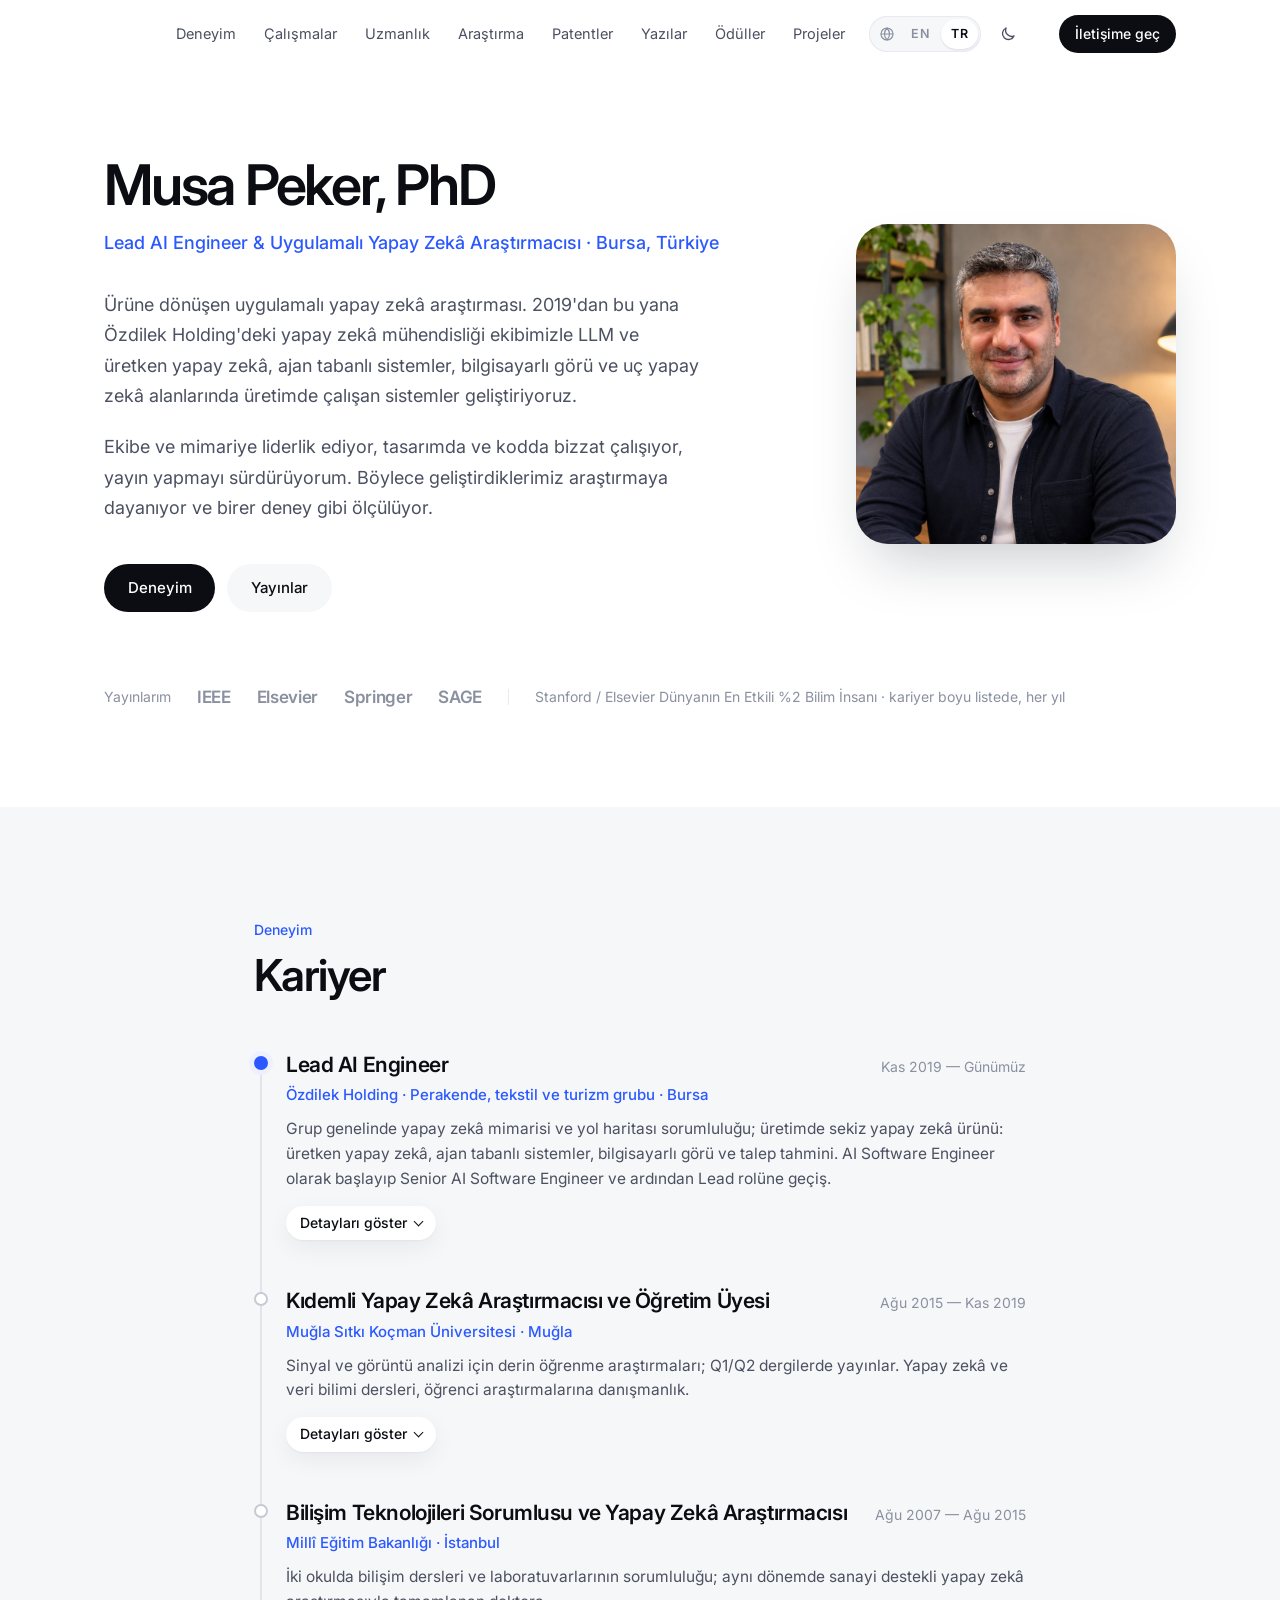
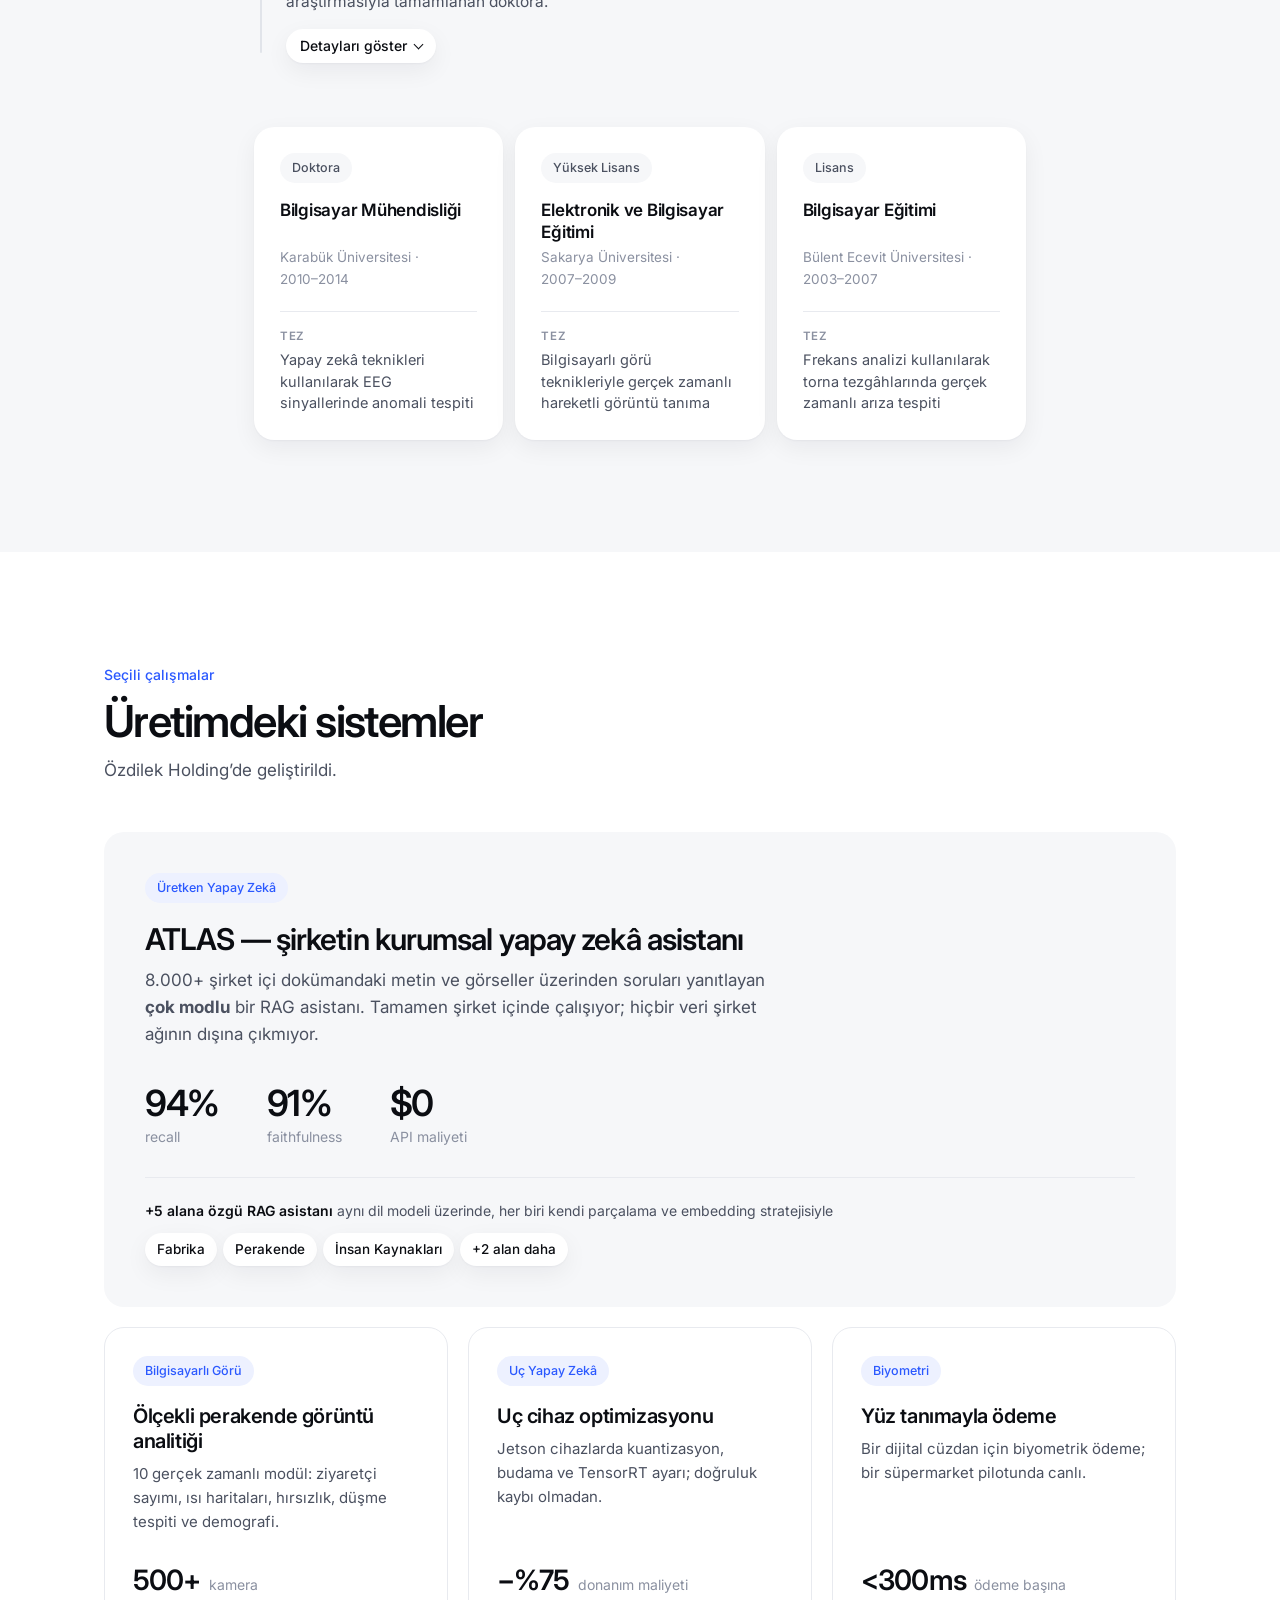
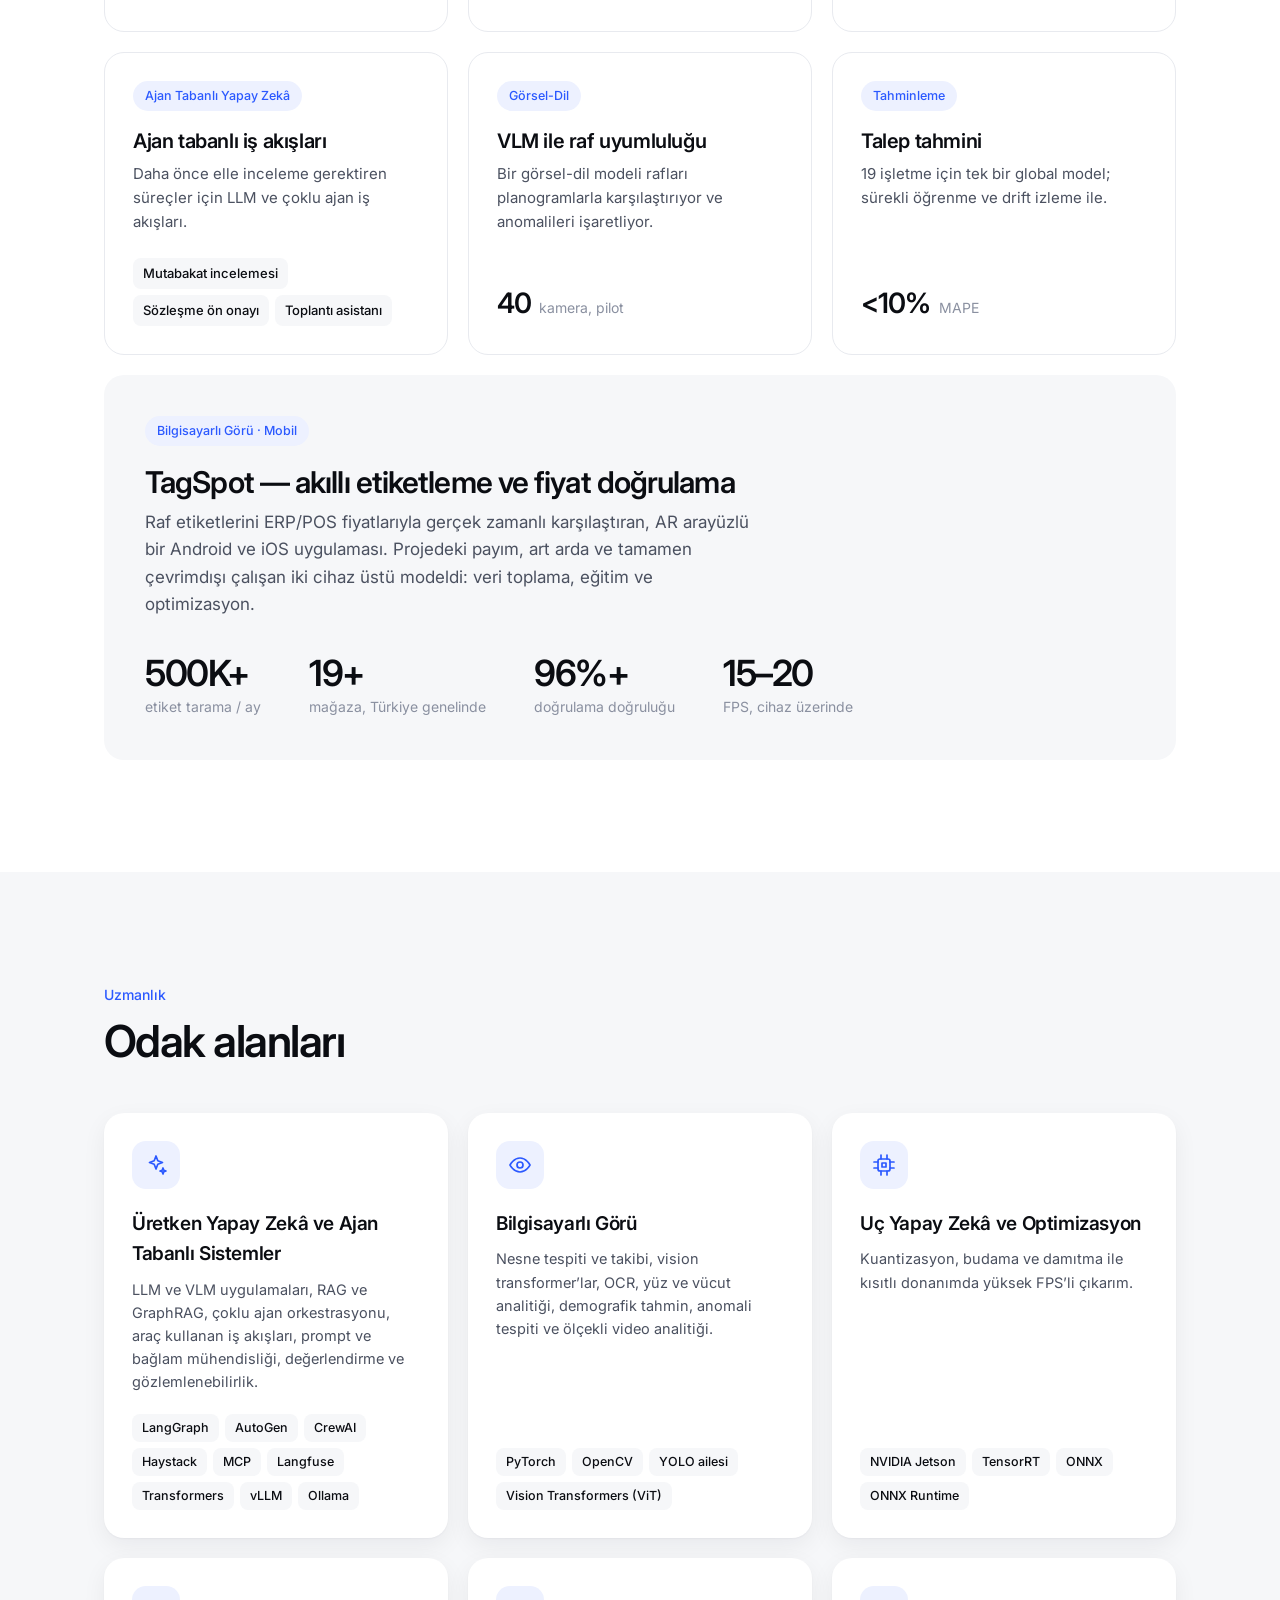
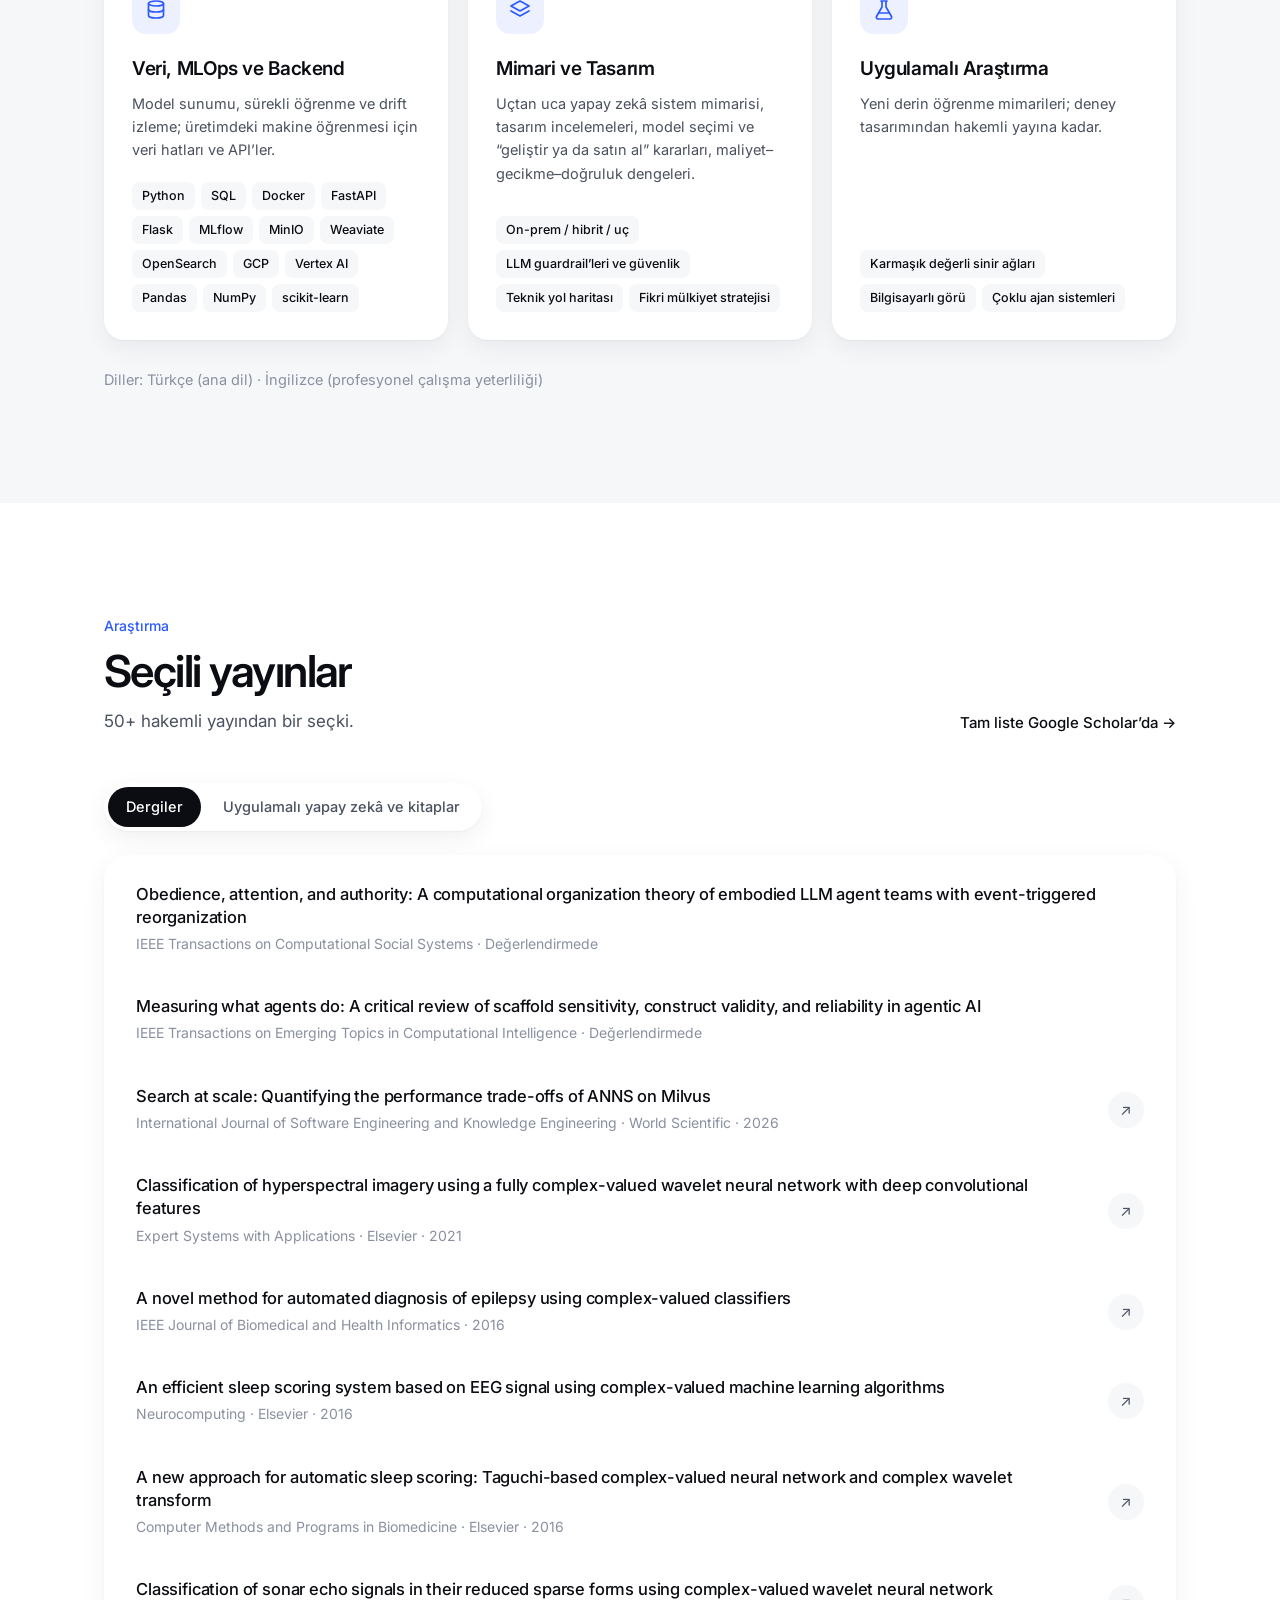
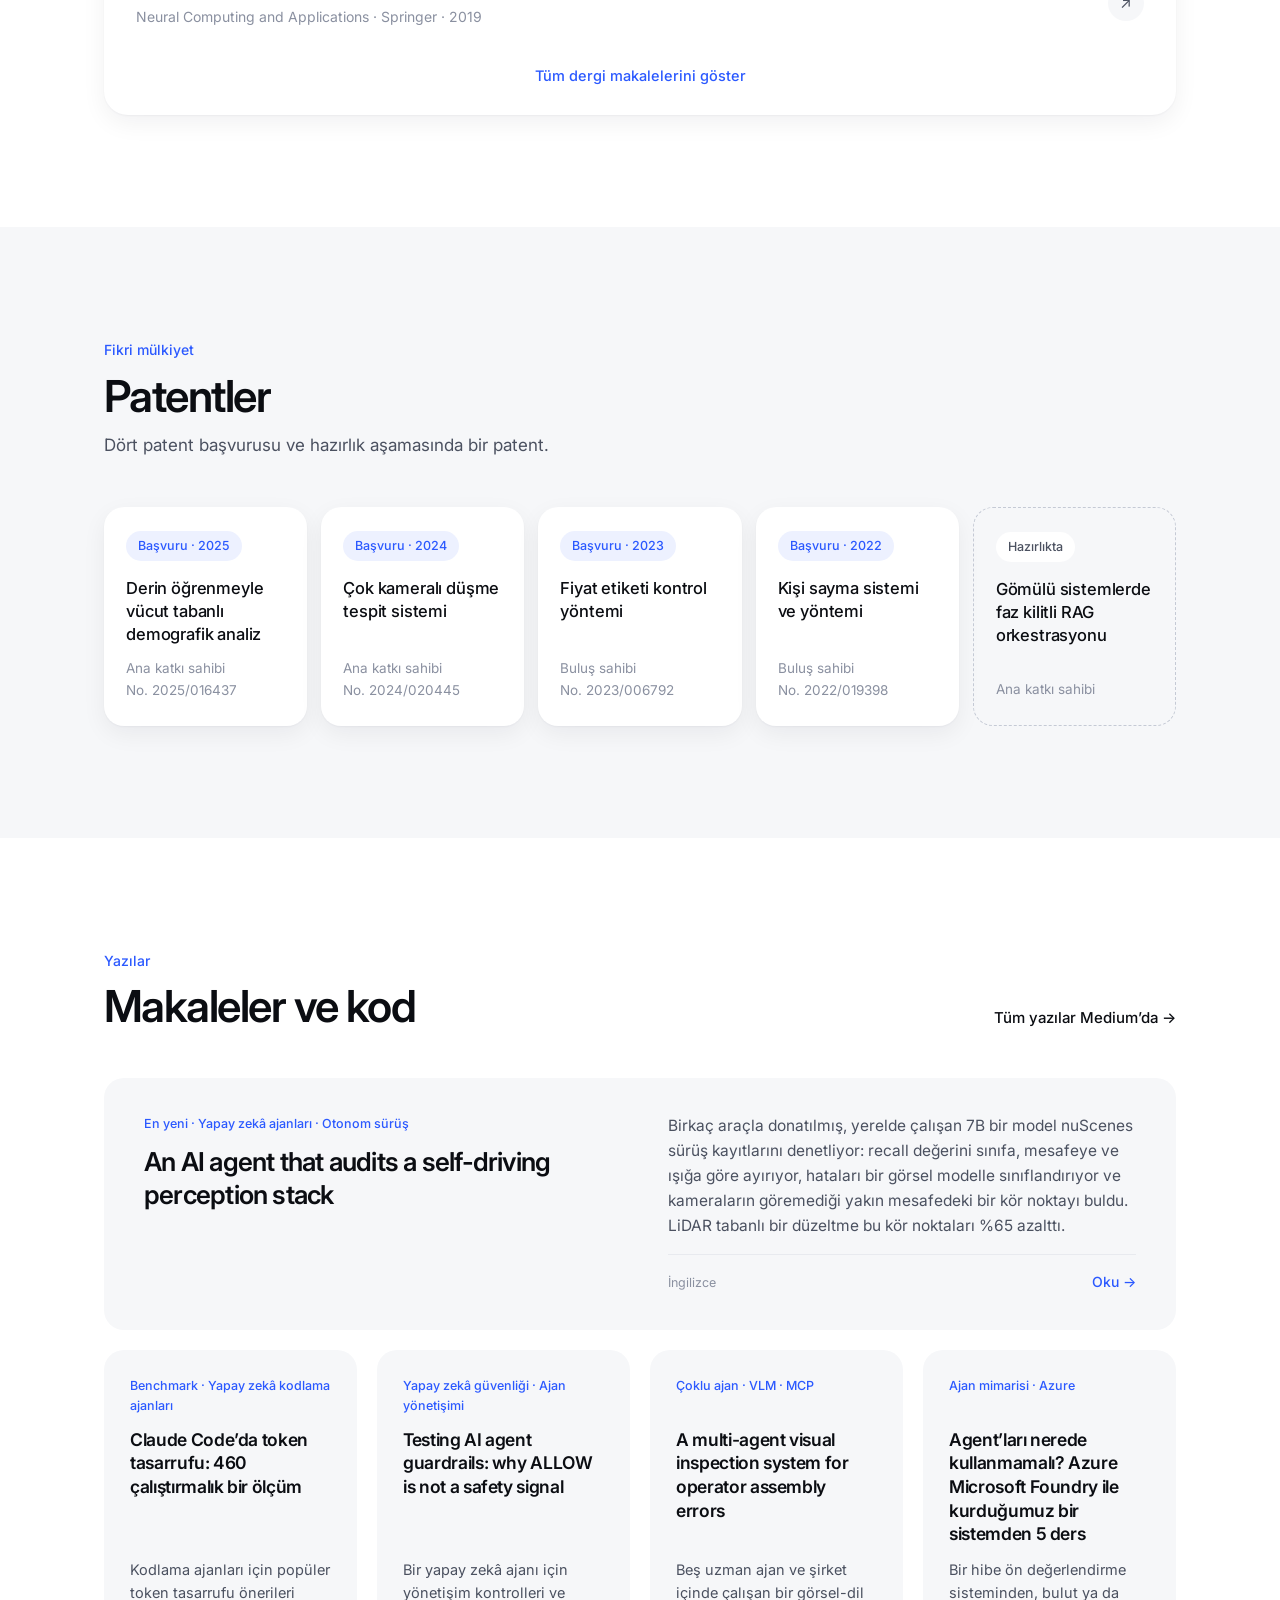
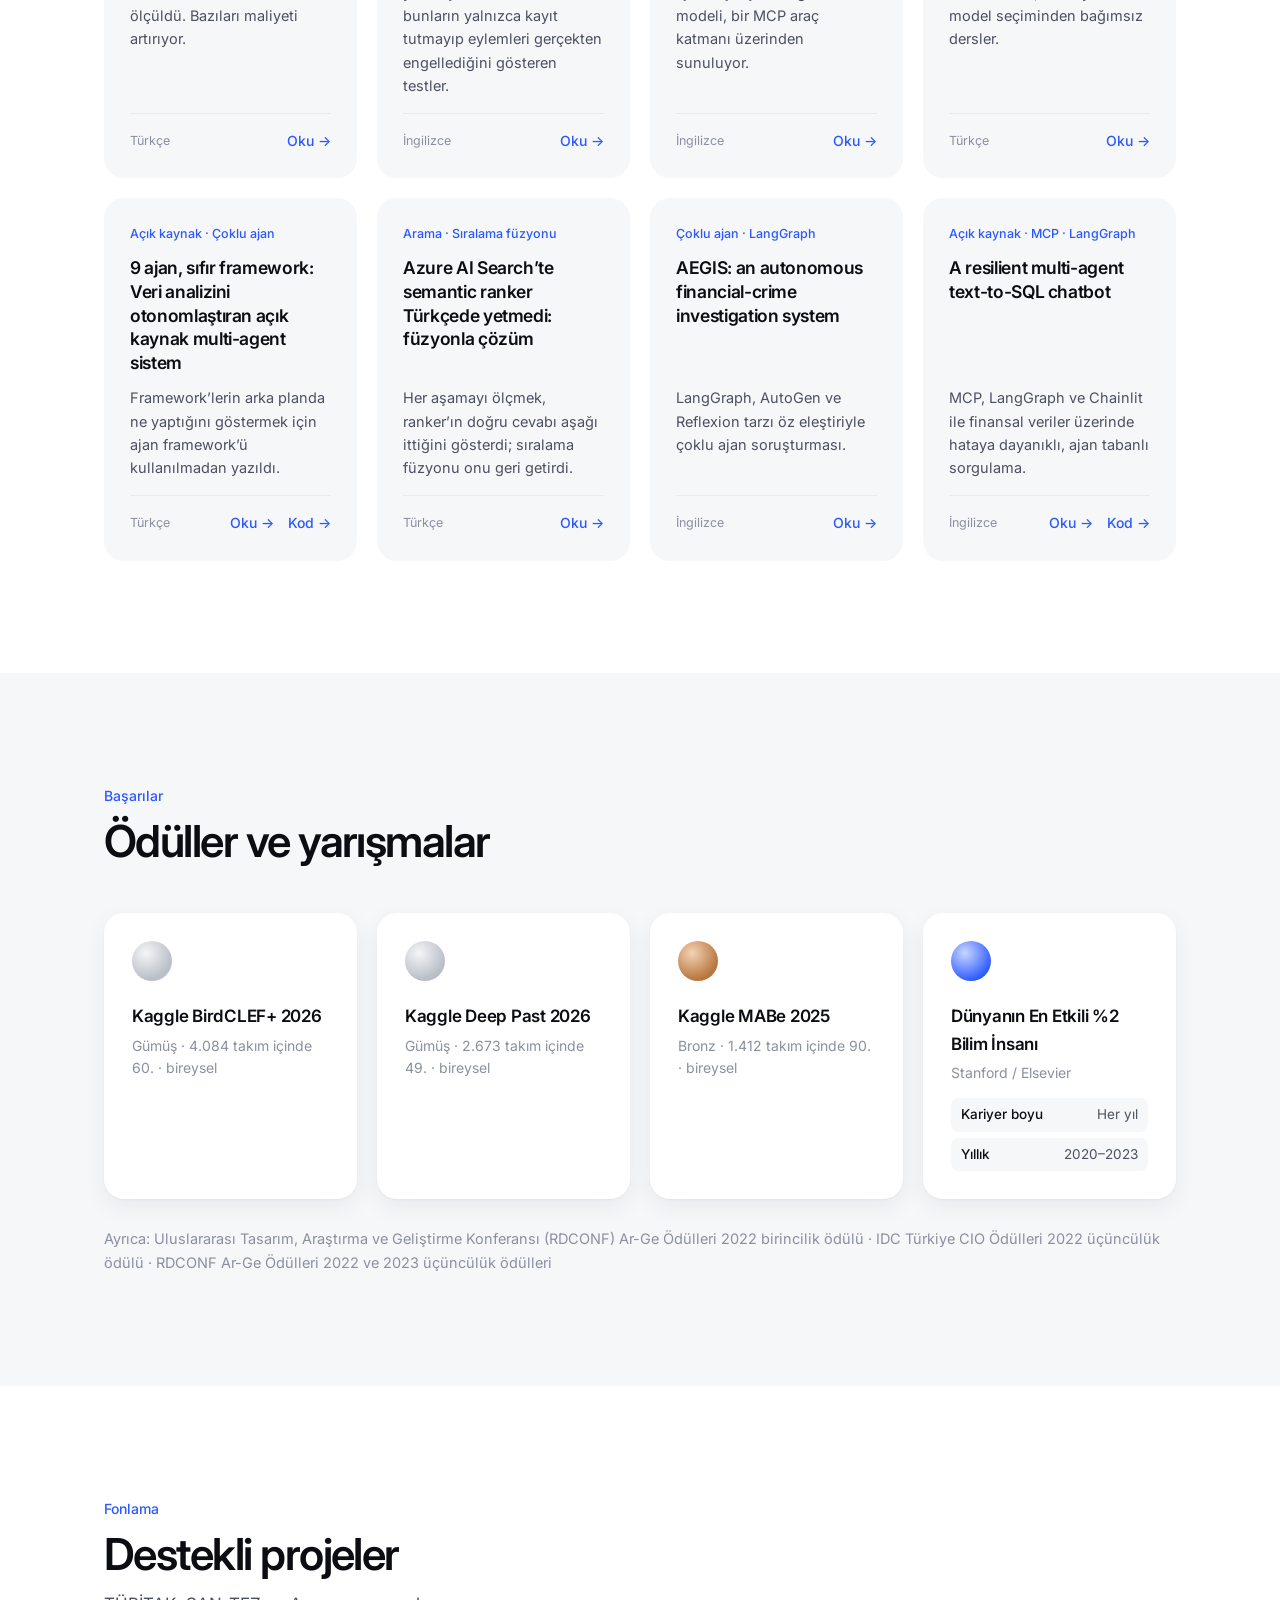
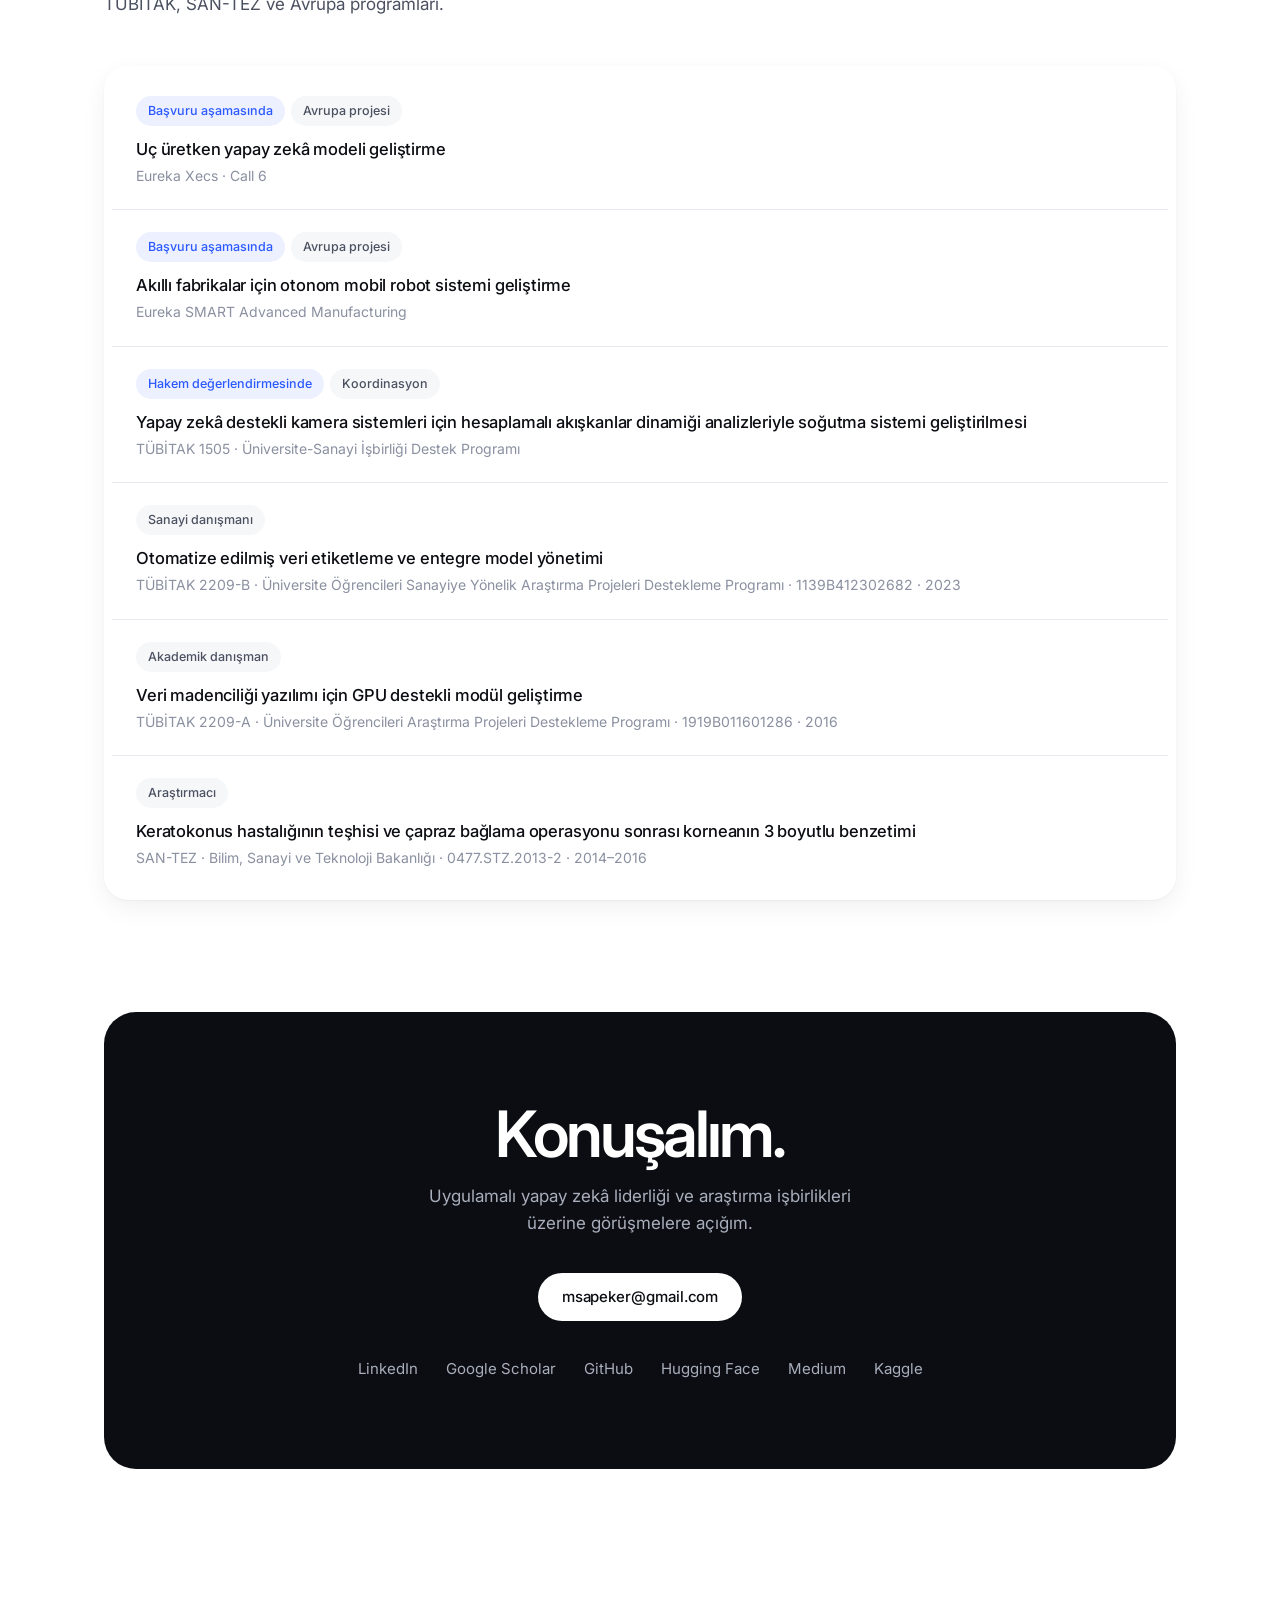
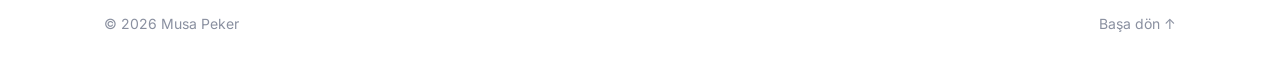
<file: tr/index.html>
<!doctype html>
<html lang="tr">
<head>
<meta charset="utf-8">
<meta name="viewport" content="width=device-width, initial-scale=1">
<title>Musa Peker, PhD — Lead AI Engineer &amp; Uygulamalı Yapay Zekâ Araştırmacısı</title>
<meta name="description" content="Musa Peker, PhD — Lead AI Engineer ve uygulamalı yapay zekâ araştırmacısı. Üretimde RAG, ajan tabanlı LLM sistemleri, gerçek zamanlı bilgisayarlı görü ve uç yapay zekâ. h-index 17, 50+ yayın, 4 patent başvurusu.">
<meta name="author" content="Musa Peker">
<meta name="robots" content="noindex, nofollow">
<meta property="og:type" content="profile">
<meta property="og:title" content="Musa Peker, PhD — Lead AI Engineer &amp; Uygulamalı Yapay Zekâ Araştırmacısı">
<meta property="og:description" content="Lead AI Engineer ve uygulamalı yapay zekâ araştırmacısı: LLM ve üretken yapay zekâ, ajan tabanlı sistemler, bilgisayarlı görü ve uç yapay zekâ.">
<meta name="theme-color" content="#ffffff">
<link rel="icon" href="data:image/svg+xml,%3Csvg xmlns='http://www.w3.org/2000/svg' viewBox='0 0 64 64'%3E%3Crect width='64' height='64' rx='16' fill='%230B0D12'/%3E%3Ctext x='32' y='42' font-family='Arial,sans-serif' font-weight='700' font-size='26' fill='white' text-anchor='middle'%3EMP%3C/text%3E%3C/svg%3E">
<link rel="preconnect" href="https://fonts.googleapis.com">
<link rel="preconnect" href="https://fonts.gstatic.com" crossorigin>
<link href="https://fonts.googleapis.com/css2?family=Inter:wght@400;500;600;700&display=swap" rel="stylesheet">
<script>
  // Apply the saved or system theme before first paint
  (function () {
    var t;
    try { t = localStorage.getItem('theme'); } catch (e) {}
    if (t !== 'light' && t !== 'dark') t = window.matchMedia('(prefers-color-scheme: dark)').matches ? 'dark' : 'light';
    document.documentElement.setAttribute('data-theme', t);
  })();
</script>
<link rel="stylesheet" href="../assets/css/style.css?v=20261116c">
<script type="application/ld+json">
{
  "@context": "https://schema.org",
  "@type": "Person",
  "name": "Musa Peker",
  "honorificSuffix": "PhD",
  "jobTitle": "Lead AI Engineer",
  "worksFor": { "@type": "Organization", "name": "Özdilek Holding" },
  "alumniOf": [{ "@type": "CollegeOrUniversity", "name": "Karabuk University" }],
  "address": { "@type": "PostalAddress", "addressLocality": "Bursa", "addressCountry": "TR" },
  "email": "mailto:msapeker@gmail.com",
  "sameAs": [
    "https://www.linkedin.com/in/musa-p-46253815a/",
    "https://scholar.google.com/citations?user=q8jURC4AAAAJ",
    "https://github.com/m-peker",
    "https://huggingface.co/musapeker",
    "https://medium.com/@msapeker",
    "https://www.kaggle.com/musapeker"
  ]
}
</script>
</head>
<body>

<header class="nav" id="top">
  <div class="container nav__inner">
    <nav class="nav__links" id="nav-links" aria-label="Ana menü">
      <a href="#experience">Deneyim</a>
      <a href="#work">Çalışmalar</a>
      <a href="#expertise">Uzmanlık</a>
      <a href="#research">Araştırma</a>
      <a href="#patents">Patentler</a>
      <a href="#writing">Yazılar</a>
      <a href="#awards">Ödüller</a>
      <a href="#projects">Projeler</a>
    </nav>
    <div class="nav__tools">
      <div class="lang-switch" role="group" aria-label="Dil">
        <svg viewBox="0 0 24 24" aria-hidden="true"><circle cx="12" cy="12" r="9"/><path d="M3 12h18M12 3c2.5 2.7 3.8 5.7 3.8 9s-1.3 6.3-3.8 9c-2.5-2.7-3.8-5.7-3.8-9S9.5 5.7 12 3z"/></svg>
        <a class="lang-opt" href="../" hreflang="en" lang="en" title="English">EN</a><span class="lang-opt is-current" aria-current="true">TR</span>
      </div>
      <button class="nav__tool theme-toggle" type="button" aria-label="Koyu veya açık temaya geç" title="Temayı değiştir">
        <svg class="i-moon" viewBox="0 0 24 24" aria-hidden="true"><path d="M20 14.5A8 8 0 0 1 9.5 4a8 8 0 1 0 10.5 10.5z"/></svg>
        <svg class="i-sun" viewBox="0 0 24 24" aria-hidden="true"><circle cx="12" cy="12" r="4"/><path d="M12 2v2M12 20v2M4.9 4.9l1.4 1.4M17.7 17.7l1.4 1.4M2 12h2M20 12h2M4.9 19.1l1.4-1.4M17.7 6.3l1.4-1.4"/></svg>
      </button>
    </div>
    <a class="btn btn--dark btn--sm" href="#contact">İletişime geç</a>
    <button class="menu-btn" type="button" aria-label="Menüyü aç" data-label-open="Menüyü aç" data-label-close="Menüyü kapat" aria-expanded="false" aria-controls="nav-links"><span></span><span></span></button>
  </div>
</header>

<main>

  <!-- ===== Hero ===== -->
  <section class="hero">
    <div class="container hero__inner">
      <div class="hero__text">
        <img class="hero__avatar" src="../assets/img/profile.jpg?v=2" width="168" height="168" alt="Musa Peker">
        <h1>Musa Peker, PhD</h1>
        <p class="hero__role">Lead AI Engineer &amp; Uygulamalı Yapay Zekâ Araştırmacısı · Bursa, Türkiye</p>
        <p class="hero__lede">
          Ürüne dönüşen uygulamalı yapay zekâ araştırması. 2019'dan bu yana Özdilek Holding'deki yapay zekâ
          mühendisliği ekibimizle LLM ve üretken yapay zekâ, ajan tabanlı sistemler, bilgisayarlı görü ve
          uç yapay zekâ alanlarında üretimde çalışan sistemler geliştiriyoruz.
        </p>
        <p class="hero__lede">
          Ekibe ve mimariye liderlik ediyor, tasarımda ve kodda bizzat çalışıyor, yayın yapmayı sürdürüyorum.
          Böylece geliştirdiklerimiz araştırmaya dayanıyor ve birer deney gibi ölçülüyor.
        </p>
        <div class="hero__cta">
          <a class="btn btn--dark" href="#experience">Deneyim</a>
          <a class="btn btn--light" href="#research">Yayınlar</a>
        </div>
      </div>
      <div class="hero__photo">
        <img src="../assets/img/portrait.jpg?v=2" width="320" height="320" alt="Musa Peker">
      </div>
    </div>

    <div class="container">
      <p class="venues">
        <span>Yayınlarım</span>
        <b>IEEE</b><b>Elsevier</b><b>Springer</b><b>SAGE</b>
        <span class="venues__sep"></span>
        <span>Stanford / Elsevier Dünyanın En Etkili %2 Bilim İnsanı · kariyer boyu listede, her yıl</span>
      </p>
    </div>
  </section>

  <!-- ===== Experience ===== -->
  <section class="section section--soft" id="experience">
    <div class="container narrow">
      <div class="head">
        <p class="eyebrow">Deneyim</p>
        <h2>Kariyer</h2>
      </div>
      <ol class="timeline">
        <li>
          <div class="tl__top"><h3>Lead AI Engineer</h3><span>Kas 2019 — Günümüz</span></div>
          <p class="tl__org">Özdilek Holding · Perakende, tekstil ve turizm grubu · Bursa</p>
          <p>Grup genelinde yapay zekâ mimarisi ve yol haritası sorumluluğu; üretimde sekiz yapay zekâ ürünü: üretken yapay zekâ, ajan tabanlı sistemler, bilgisayarlı görü ve talep tahmini. AI Software Engineer olarak başlayıp Senior AI Software Engineer ve ardından Lead rolüne geçiş.</p>
          <details class="tl__more">
            <summary><span class="when-closed">Detayları göster</span><span class="when-open">Detayları gizle</span></summary>
            <ul>
              <li>Paralel yürüyen sekiz yapay zekâ ürününün grup genelindeki mimari ve teknik yol haritası sorumluluğu: problem tanımı, sistem tasarımı, model seçimi, devreye alma, değerlendirme ve işletme maliyeti.</li>
              <li>Şirketin yapay zekâ asistanı ATLAS’ın tasarımı ve devreye alınması: 8.000+ dokümandaki metin ve görseller üzerinden çok adımlı soruları yanıtlayan, dış ağdan yalıtılmış, çok modlu bir RAG hattı. Sürekli bir RAGAS değerlendirme döngüsüyle ayarlanan, yeniden sıralamalı hibrit arama %94 recall ve %91 faithfulness değerine ulaşıyor. Tüm veri şirket içinde kalıyor, API maliyeti yok.</li>
              <li>ATLAS’ın fabrika operasyonları, perakende, insan kaynakları ve diğer alanlar için beş alan asistanıyla genişletilmesi. Hepsi aynı dil modelini kullanıyor; parçalama (chunking) ve embedding her alan için ayrı ayarlanıyor.</li>
              <li>Mutabakat incelemesi ve sözleşme ön onayı için LLM ve ajan iş akışlarının, role özel özetler ve sohbet tabanlı arama sunan RAG tabanlı toplantı asistanının mimarisi.</li>
              <li>500+ mağaza kamerasının canlı görüntüsünü 50+ uç cihazda işleyen 10 bilgisayarlı görü modülünün mimarisi ve devreye alınmasına liderlik: kişi sayma, yoğunluk, ısı haritası ve rota, hırsızlık, düşme, yasak bölge, yüz ve vücuttan yaş ve cinsiyet tahmini.</li>
              <li>Kuantizasyon, budama ve çalışma zamanı ayarlarıyla donanım maliyetinde %75 düşüş; küçük uç cihazlarda doğruluk ve kare hızı korunarak.</li>
              <li>Bir dijital cüzdan için yüz tanımayla ödeme sisteminin geliştirilmesi; süpermarket pilotunda canlı, işlem başına 300 ms’nin altında.</li>
              <li>40 kameranın canlı görüntüsünü referans planogramlarla karşılaştıran, raf uyumunu puanlayan ve anomalileri işaretleyen görsel-dil modeli sisteminin geliştirilmesi. Süpermarket pilotunda çalışıyor; daha geniş kullanım planlanıyor.</li>
              <li>19 işletmeye tek global modelle hizmet veren talep tahmini platformunun teslimine liderlik; sürekli öğrenme ve drift izleme ile üretimde ortalama MAPE %10’un altında.</li>
              <li>Bu çalışmaların çıktıları: dört patent başvurusu (beşincisi hazırlıkta), hakemli makaleler ve üniversitelerle ortak Ar-Ge projeleri.</li>
            </ul>
          </details>
        </li>
        <li>
          <div class="tl__top"><h3>Kıdemli Yapay Zekâ Araştırmacısı ve Öğretim Üyesi</h3><span>Ağu 2015 — Kas 2019</span></div>
          <p class="tl__org">Muğla Sıtkı Koçman Üniversitesi · Muğla</p>
          <p>Sinyal ve görüntü analizi için derin öğrenme araştırmaları; Q1/Q2 dergilerde yayınlar. Yapay zekâ ve veri bilimi dersleri, öğrenci araştırmalarına danışmanlık.</p>
          <details class="tl__more">
            <summary><span class="when-closed">Detayları göster</span><span class="when-open">Detayları gizle</span></summary>
            <ul>
              <li>Sinyal ve görüntü verileri için özgün derin öğrenme mimarileri; çalışan uygulamalarıyla birlikte Q1/Q2 dergilerde yayımlandı.</li>
              <li>Lisans ve lisansüstü düzeyde yapay zekâ, veri bilimi, işletim sistemleri ve Python programlama dersleri.</li>
              <li>Öğrencilere ve genç araştırmacılara makine öğrenmesi projeleri, kod kalitesi ve araştırma yöntemleri konusunda danışmanlık; aralarında TÜBİTAK destekli bir öğrenci projesi de var.</li>
            </ul>
          </details>
        </li>
        <li>
          <div class="tl__top"><h3>Bilişim Teknolojileri Sorumlusu ve Yapay Zekâ Araştırmacısı</h3><span>Ağu 2007 — Ağu 2015</span></div>
          <p class="tl__org">Millî Eğitim Bakanlığı · İstanbul</p>
          <p>İki okulda bilişim dersleri ve laboratuvarlarının sorumluluğu; aynı dönemde sanayi destekli yapay zekâ araştırmasıyla tamamlanan doktora.</p>
          <details class="tl__more">
            <summary><span class="when-closed">Detayları göster</span><span class="when-open">Detayları gizle</span></summary>
            <ul>
              <li>İki okulda bilgisayar dersleri, bilgisayar laboratuvarlarının ve BT altyapısının yönetimi; okulların dijitalleşme sürecine öncülük.</li>
              <li>Tam zamanlı görevle eş zamanlı olarak Karabük Üniversitesi’nde tamamlanan doktora; araştırma, Sanayi Bakanlığı’nın SAN-TEZ programı kapsamında sanayi destekli.</li>
              <li>Nesne yönelimli programlama ve web geliştirme dersleri; Ulusal Bilgisayar Olimpiyatı’nda bronz madalya alan proje dahil öğrenci projelerine rehberlik.</li>
            </ul>
          </details>
        </li>
      </ol>

      <div class="edu">
        <div class="edu__item"><span class="pill pill--soft">Doktora</span><b>Bilgisayar Mühendisliği</b><span class="edu__meta">Karabük Üniversitesi · <span class="nowrap">2010–2014</span></span><p class="edu__thesis"><span>Tez</span>Yapay zekâ teknikleri kullanılarak EEG sinyallerinde anomali tespiti</p></div>
        <div class="edu__item"><span class="pill pill--soft">Yüksek Lisans</span><b>Elektronik ve Bilgisayar Eğitimi</b><span class="edu__meta">Sakarya Üniversitesi · <span class="nowrap">2007–2009</span></span><p class="edu__thesis"><span>Tez</span>Bilgisayarlı görü teknikleriyle gerçek zamanlı hareketli görüntü tanıma</p></div>
        <div class="edu__item"><span class="pill pill--soft">Lisans</span><b>Bilgisayar Eğitimi</b><span class="edu__meta">Bülent Ecevit Üniversitesi · <span class="nowrap">2003–2007</span></span><p class="edu__thesis"><span>Tez</span>Frekans analizi kullanılarak torna tezgâhlarında gerçek zamanlı arıza tespiti</p></div>
      </div>
    </div>
  </section>

  <!-- ===== Work ===== -->
  <section class="section" id="work">
    <div class="container">
      <div class="head">
        <p class="eyebrow">Seçili çalışmalar</p>
        <h2>Üretimdeki sistemler</h2>
        <p class="head__sub">Özdilek Holding’de geliştirildi.</p>
      </div>

      <div class="grid">
        <article class="card card--wide">
          <span class="pill">Üretken Yapay Zekâ</span>
          <h3>ATLAS — şirketin kurumsal yapay zekâ asistanı</h3>
          <p>8.000+ şirket içi dokümandaki metin ve görseller üzerinden soruları yanıtlayan <b>çok modlu</b> bir RAG asistanı. Tamamen şirket içinde çalışıyor; hiçbir veri şirket ağının dışına çıkmıyor.</p>
          <div class="card__nums">
            <div><b>94%</b><span>recall</span></div>
            <div><b>91%</b><span>faithfulness</span></div>
            <div><b>$0</b><span>API maliyeti</span></div>
          </div>
          <div class="domains">
            <span class="domains__label"><b>+5 alana özgü RAG asistanı</b> aynı dil modeli üzerinde, her biri kendi parçalama ve embedding stratejisiyle</span>
            <span class="domains__list"><span>Fabrika</span><span>Perakende</span><span>İnsan Kaynakları</span><span>+2 alan daha</span></span>
          </div>
        </article>

        <article class="card">
          <span class="pill">Bilgisayarlı Görü</span>
          <h3>Ölçekli perakende görüntü analitiği</h3>
          <p>10 gerçek zamanlı modül: ziyaretçi sayımı, ısı haritaları, hırsızlık, düşme tespiti ve demografi.</p>
          <p class="card__big"><b>500+</b> kamera</p>
        </article>

        <article class="card">
          <span class="pill">Uç Yapay Zekâ</span>
          <h3>Uç cihaz optimizasyonu</h3>
          <p>Jetson cihazlarda kuantizasyon, budama ve TensorRT ayarı; doğruluk kaybı olmadan.</p>
          <p class="card__big"><b>−%75</b> donanım maliyeti</p>
        </article>

        <article class="card">
          <span class="pill">Biyometri</span>
          <h3>Yüz tanımayla ödeme</h3>
          <p>Bir dijital cüzdan için biyometrik ödeme; bir süpermarket pilotunda canlı.</p>
          <p class="card__big"><b>&lt;300ms</b> ödeme başına</p>
        </article>

        <article class="card">
          <span class="pill">Ajan Tabanlı Yapay Zekâ</span>
          <h3>Ajan tabanlı iş akışları</h3>
          <p>Daha önce elle inceleme gerektiren süreçler için LLM ve çoklu ajan iş akışları.</p>
          <div class="card__tags"><span>Mutabakat incelemesi</span><span>Sözleşme ön onayı</span><span>Toplantı asistanı</span></div>
        </article>

        <article class="card">
          <span class="pill">Görsel-Dil</span>
          <h3>VLM ile raf uyumluluğu</h3>
          <p>Bir görsel-dil modeli rafları planogramlarla karşılaştırıyor ve anomalileri işaretliyor.</p>
          <p class="card__big"><b>40</b> kamera, pilot</p>
        </article>

        <article class="card">
          <span class="pill">Tahminleme</span>
          <h3>Talep tahmini</h3>
          <p>19 işletme için tek bir global model; sürekli öğrenme ve drift izleme ile.</p>
          <p class="card__big"><b>&lt;10%</b> MAPE</p>
        </article>

        <article class="card card--wide">
          <span class="pill">Bilgisayarlı Görü · Mobil</span>
          <h3>TagSpot — akıllı etiketleme ve fiyat doğrulama</h3>
          <p>Raf etiketlerini ERP/POS fiyatlarıyla gerçek zamanlı karşılaştıran, AR arayüzlü bir Android ve iOS uygulaması. Projedeki payım, art arda ve tamamen çevrimdışı çalışan iki cihaz üstü modeldi: veri toplama, eğitim ve optimizasyon.</p>
          <div class="card__nums">
            <div><b>500K+</b><span>etiket tarama / ay</span></div>
            <div><b>19+</b><span>mağaza, Türkiye genelinde</span></div>
            <div><b>96%+</b><span>doğrulama doğruluğu</span></div>
            <div><b>15–20</b><span>FPS, cihaz üzerinde</span></div>
          </div>
        </article>
      </div>
    </div>
  </section>

  <!-- ===== Expertise ===== -->
  <section class="section section--soft" id="expertise">
    <div class="container">
      <div class="head">
        <p class="eyebrow">Uzmanlık</p>
        <h2>Odak alanları</h2>
      </div>
      <div class="skills">
        <article class="skill">
          <div class="icon"><svg viewBox="0 0 24 24"><path d="M12 3l1.8 4.7L18.5 9.5l-4.7 1.8L12 16l-1.8-4.7L5.5 9.5l4.7-1.8z"/><path d="M19 15l.8 2.2L22 18l-2.2.8L19 21l-.8-2.2L16 18l2.2-.8z"/></svg></div>
          <h3>Üretken Yapay Zekâ ve Ajan Tabanlı Sistemler</h3>
          <p>LLM ve VLM uygulamaları, RAG ve GraphRAG, çoklu ajan orkestrasyonu, araç kullanan iş akışları, prompt ve bağlam mühendisliği, değerlendirme ve gözlemlenebilirlik.</p>
          <div class="skill__chips"><span>LangGraph</span><span>AutoGen</span><span>CrewAI</span><span>Haystack</span><span>MCP</span><span>Langfuse</span><span>Transformers</span><span>vLLM</span><span>Ollama</span></div>
        </article>
        <article class="skill">
          <div class="icon"><svg viewBox="0 0 24 24"><path d="M2 12s3.6-7 10-7 10 7 10 7-3.6 7-10 7S2 12 2 12z"/><circle cx="12" cy="12" r="3"/></svg></div>
          <h3>Bilgisayarlı Görü</h3>
          <p>Nesne tespiti ve takibi, vision transformer’lar, OCR, yüz ve vücut analitiği, demografik tahmin, anomali tespiti ve ölçekli video analitiği.</p>
          <div class="skill__chips"><span>PyTorch</span><span>OpenCV</span><span>YOLO ailesi</span><span>Vision Transformers (ViT)</span></div>
        </article>
        <article class="skill">
          <div class="icon"><svg viewBox="0 0 24 24"><rect x="6" y="6" width="12" height="12" rx="2"/><path d="M10 10h4v4h-4zM9 2v4M15 2v4M9 18v4M15 18v4M2 9h4M2 15h4M18 9h4M18 15h4"/></svg></div>
          <h3>Uç Yapay Zekâ ve Optimizasyon</h3>
          <p>Kuantizasyon, budama ve damıtma ile kısıtlı donanımda yüksek FPS’li çıkarım.</p>
          <div class="skill__chips"><span>NVIDIA Jetson</span><span>TensorRT</span><span>ONNX</span><span>ONNX Runtime</span></div>
        </article>
        <article class="skill">
          <div class="icon"><svg viewBox="0 0 24 24"><ellipse cx="12" cy="5.5" rx="7.5" ry="2.5"/><path d="M4.5 5.5v6c0 1.4 3.4 2.5 7.5 2.5s7.5-1.1 7.5-2.5v-6"/><path d="M4.5 11.5v6c0 1.4 3.4 2.5 7.5 2.5s7.5-1.1 7.5-2.5v-6"/></svg></div>
          <h3>Veri, MLOps ve Backend</h3>
          <p>Model sunumu, sürekli öğrenme ve drift izleme; üretimdeki makine öğrenmesi için veri hatları ve API’ler.</p>
          <div class="skill__chips"><span>Python</span><span>SQL</span><span>Docker</span><span>FastAPI</span><span>Flask</span><span>MLflow</span><span>MinIO</span><span>Weaviate</span><span>OpenSearch</span><span>GCP</span><span>Vertex AI</span><span>Pandas</span><span>NumPy</span><span>scikit-learn</span></div>
        </article>
        <article class="skill">
          <div class="icon"><svg viewBox="0 0 24 24"><path d="M12 3l9 5-9 5-9-5z"/><path d="M3 13l9 5 9-5"/></svg></div>
          <h3>Mimari ve Tasarım</h3>
          <p>Uçtan uca yapay zekâ sistem mimarisi, tasarım incelemeleri, model seçimi ve “geliştir ya da satın al” kararları, maliyet–gecikme–doğruluk dengeleri.</p>
          <div class="skill__chips"><span>On-prem / hibrit / uç</span><span>LLM guardrail’leri ve güvenlik</span><span>Teknik yol haritası</span><span>Fikri mülkiyet stratejisi</span></div>
        </article>
        <article class="skill">
          <div class="icon"><svg viewBox="0 0 24 24"><path d="M9 3h6M10 3v6l-5.5 9.5A1.7 1.7 0 0 0 6 21h12a1.7 1.7 0 0 0 1.5-2.5L14 9V3"/><path d="M7.5 15h9"/></svg></div>
          <h3>Uygulamalı Araştırma</h3>
          <p>Yeni derin öğrenme mimarileri; deney tasarımından hakemli yayına kadar.</p>
          <div class="skill__chips"><span>Karmaşık değerli sinir ağları</span><span>Bilgisayarlı görü</span><span>Çoklu ajan sistemleri</span></div>
        </article>
      </div>
      <p class="langs">Diller: Türkçe (ana dil) · İngilizce (profesyonel çalışma yeterliliği)</p>
    </div>
  </section>

  <!-- ===== Research ===== -->
  <section class="section" id="research">
    <div class="container">
      <div class="head head--row">
        <div>
          <p class="eyebrow">Araştırma</p>
          <h2>Seçili yayınlar</h2>
          <p class="head__sub">50+ hakemli yayından bir seçki.</p>
        </div>
        <a class="link" href="https://scholar.google.com/citations?user=q8jURC4AAAAJ" target="_blank" rel="noopener">Tam liste Google Scholar’da →</a>
      </div>

      <div class="tabs" role="tablist">
        <button class="tab is-active" role="tab" aria-selected="true" data-tab="journal">Dergiler</button>
        <button class="tab" role="tab" aria-selected="false" data-tab="applied">Uygulamalı yapay zekâ ve kitaplar</button>
      </div>

      <div class="panel is-active" data-panel="journal">
        <div class="pub">
          <div><h4>Obedience, attention, and authority: A computational organization theory of embodied LLM agent teams with event-triggered reorganization</h4><p>IEEE Transactions on Computational Social Systems · Değerlendirmede</p></div>
        </div>
        <div class="pub">
          <div><h4>Measuring what agents do: A critical review of scaffold sensitivity, construct validity, and reliability in agentic AI</h4><p>IEEE Transactions on Emerging Topics in Computational Intelligence · Değerlendirmede</p></div>
        </div>
        <a class="pub" href="https://doi.org/10.1142/s0218194026500130" target="_blank" rel="noopener">
          <div><h4>Search at scale: Quantifying the performance trade-offs of ANNS on Milvus</h4><p>International Journal of Software Engineering and Knowledge Engineering · World Scientific · 2026</p></div><span class="arrow">↗</span>
        </a>
        <a class="pub" href="https://doi.org/10.1016/j.eswa.2021.114708" target="_blank" rel="noopener">
          <div><h4>Classification of hyperspectral imagery using a fully complex-valued wavelet neural network with deep convolutional features</h4><p>Expert Systems with Applications · Elsevier · 2021</p></div><span class="arrow">↗</span>
        </a>
        <a class="pub" href="https://doi.org/10.1109/jbhi.2014.2387795" target="_blank" rel="noopener">
          <div><h4>A novel method for automated diagnosis of epilepsy using complex-valued classifiers</h4><p>IEEE Journal of Biomedical and Health Informatics · 2016</p></div><span class="arrow">↗</span>
        </a>
        <a class="pub" href="https://doi.org/10.1016/j.neucom.2016.04.049" target="_blank" rel="noopener">
          <div><h4>An efficient sleep scoring system based on EEG signal using complex-valued machine learning algorithms</h4><p>Neurocomputing · Elsevier · 2016</p></div><span class="arrow">↗</span>
        </a>
        <a class="pub" href="https://doi.org/10.1016/j.cmpb.2016.01.001" target="_blank" rel="noopener">
          <div><h4>A new approach for automatic sleep scoring: Taguchi-based complex-valued neural network and complex wavelet transform</h4><p>Computer Methods and Programs in Biomedicine · Elsevier · 2016</p></div><span class="arrow">↗</span>
        </a>
        <a class="pub" href="https://doi.org/10.1007/s00521-018-3920-4" target="_blank" rel="noopener">
          <div><h4>Classification of sonar echo signals in their reduced sparse forms using complex-valued wavelet neural network</h4><p>Neural Computing and Applications · Springer · 2019</p></div><span class="arrow">↗</span>
        </a>
        <div class="more" hidden>
          <a class="pub" href="https://doi.org/10.1007/s42452-021-04694-2" target="_blank" rel="noopener">
            <div><h4>Multi-channel capsule network ensemble for plant disease detection</h4><p>SN Applied Sciences · Springer · 2021</p></div><span class="arrow">↗</span>
          </a>
          <a class="pub" href="https://doi.org/10.1177/0020294018813692" target="_blank" rel="noopener">
            <div><h4>Human activity recognition from smart watch sensor data using a hybrid of PCA and random forest</h4><p>Measurement and Control · SAGE · 2019</p></div><span class="arrow">↗</span>
          </a>
          <a class="pub" href="https://doi.org/10.1007/s10916-016-0477-6" target="_blank" rel="noopener">
            <div><h4>A decision support system to improve medical diagnosis using k-medoids attribute weighting and SVM</h4><p>Journal of Medical Systems · Springer · 2016</p></div><span class="arrow">↗</span>
          </a>
          <a class="pub" href="https://doi.org/10.1260/2040-2295.6.3.281" target="_blank" rel="noopener">
            <div><h4>Computer-aided diagnosis of Parkinson’s disease using complex-valued neural networks and mRMR feature selection</h4><p>Journal of Healthcare Engineering · 2015</p></div><span class="arrow">↗</span>
          </a>
          <a class="pub" href="https://doi.org/10.1007/s10916-015-0197-3" target="_blank" rel="noopener">
            <div><h4>Rapid automated classification of anesthetic depth levels using GPU-based parallelization of neural networks</h4><p>Journal of Medical Systems · Springer · 2015</p></div><span class="arrow">↗</span>
          </a>
          <a class="pub" href="https://doi.org/10.1007/s10916-014-0018-0" target="_blank" rel="noopener">
            <div><h4>A comparative study on classification of sleep stage based on EEG signals using feature selection and classification algorithms</h4><p>Journal of Medical Systems · Springer · 2014</p></div><span class="arrow">↗</span>
          </a>
        </div>
        <button class="show-more" type="button" data-more="Tüm dergi makalelerini göster" data-less="Daha az göster">Tüm dergi makalelerini göster</button>
      </div>

      <div class="panel" data-panel="applied">
        <a class="pub" href="https://www.researchgate.net/publication/398326842_AN_EFFICIENT_MULTI-CAMERA_FALL_DETECTION_FRAMEWORK_USING_IMAGE_STITCHING_AND_AN_ENHANCED_SAHI-BASED_INFERENCE_PIPELINE" target="_blank" rel="noopener">
          <div><h4>An efficient multi-camera fall detection framework using image stitching and an enhanced SAHI-based inference pipeline</h4><p>9th International Conference on Technology, Engineering and Science (IConTES) · 2025</p></div><span class="arrow">↗</span>
        </a>
        <a class="pub" href="https://doi.org/10.1016/b978-0-44-322202-3.00022-1" target="_blank" rel="noopener">
          <div><h4>A real-time price recognition system using lightweight deep neural networks on mobile devices</h4><p>Kitap bölümü · TinyML for Edge Intelligence in IoT and LPWAN Networks · Elsevier · 2024</p></div><span class="arrow">↗</span>
        </a>
        <a class="pub" href="https://icoais.com/files/ICAIS24%20Abstract%20Book.pdf#page=22" target="_blank" rel="noopener">
          <div><h4>Preprocessing optimization for enhanced real-time detection and tracking in vision systems</h4><p>International Conference on Artificial Intelligence Studies (ICAIS’24) · Istanbul Gedik University · 2024</p></div><span class="arrow">↗</span>
        </a>
        <div class="pub">
          <div><h4>Shopperline: An intelligent retail analytics platform with real-time computer vision</h4><p>5th International Conference on Design, Research and Development (RDCONF) · 2025</p></div>
        </div>
        <div class="pub">
          <div><h4>An AI-powered corporate memory system</h4><p>9th International Conference on Technology, Engineering and Science (IConTES) · 2025</p></div>
        </div>
        <a class="pub" href="https://www.researchgate.net/publication/376237600_An_Efficient_Framework_for_Real-Time_Age_and_Gender_Detection_Using_Deep_Learning_Techniques" target="_blank" rel="noopener">
          <div><h4>An efficient framework for real-time age and gender detection using deep learning techniques</h4><p>6th International Conference on Life and Engineering Sciences (ICOLES 2023) · Antalya · 2023</p></div><span class="arrow">↗</span>
        </a>
        <a class="pub" href="https://doi.org/10.56038/oprd.v1i1.174" target="_blank" rel="noopener">
          <div><h4>Development of a price tag detection system on mobile devices using deep learning</h4><p>2nd International Conference on Design, Research and Development (RDCONF 2022) · Orclever Proceedings of Research and Development · 2022</p></div><span class="arrow">↗</span>
        </a>
        <a class="pub" href="https://doi.org/10.1007/978-3-030-85383-9_1" target="_blank" rel="noopener">
          <div><h4>An efficient deep learning framework for people detection in overhead images</h4><p>Kitap bölümü · Artificial Intelligence in Industrial Applications · Learning and Analytics in Intelligent Systems · Springer · 2021</p></div><span class="arrow">↗</span>
        </a>
      </div>
    </div>
  </section>

  <!-- ===== Patents ===== -->
  <section class="section section--soft" id="patents">
    <div class="container">
      <div class="head">
        <p class="eyebrow">Fikri mülkiyet</p>
        <h2>Patentler</h2>
        <p class="head__sub">Dört patent başvurusu ve hazırlık aşamasında bir patent.</p>
      </div>
      <div class="patents">
        <div class="patent"><span class="pill">Başvuru · 2025</span><h4>Derin öğrenmeyle vücut tabanlı demografik analiz</h4><p>Ana katkı sahibi<br>No. 2025/016437</p></div>
        <div class="patent"><span class="pill">Başvuru · 2024</span><h4>Çok kameralı düşme tespit sistemi</h4><p>Ana katkı sahibi<br>No. 2024/020445</p></div>
        <div class="patent"><span class="pill">Başvuru · 2023</span><h4>Fiyat etiketi kontrol yöntemi</h4><p>Buluş sahibi<br>No. 2023/006792</p></div>
        <div class="patent"><span class="pill">Başvuru · 2022</span><h4>Kişi sayma sistemi ve yöntemi</h4><p>Buluş sahibi<br>No. 2022/019398</p></div>
        <div class="patent patent--draft"><span class="pill pill--soft">Hazırlıkta</span><h4>Gömülü sistemlerde faz kilitli RAG orkestrasyonu</h4><p>Ana katkı sahibi</p></div>
      </div>
    </div>
  </section>

  <!-- ===== Writing ===== -->
  <section class="section" id="writing">
    <div class="container">
      <div class="head head--row">
        <div>
          <p class="eyebrow">Yazılar</p>
          <h2>Makaleler ve kod</h2>
        </div>
        <a class="link" href="https://medium.com/@msapeker" target="_blank" rel="noopener">Tüm yazılar Medium’da →</a>
      </div>
      <div class="posts">
        <article class="post post--feature">
          <span class="post__meta">En yeni · Yapay zekâ ajanları · Otonom sürüş</span>
          <h3>An AI agent that audits a self-driving perception stack</h3>
          <p>Birkaç araçla donatılmış, yerelde çalışan 7B bir model nuScenes sürüş kayıtlarını denetliyor: recall değerini sınıfa, mesafeye ve ışığa göre ayırıyor, hataları bir görsel modelle sınıflandırıyor ve kameraların göremediği yakın mesafedeki bir kör noktayı buldu. LiDAR tabanlı bir düzeltme bu kör noktaları %65 azalttı.</p>
          <div class="post__foot"><span class="post__lang">İngilizce</span><span class="post__links"><a href="https://medium.com/@msapeker/an-ai-agent-that-audits-a-self-driving-perception-stack-ef6954342a3a" target="_blank" rel="noopener">Oku →</a></span></div>
        </article>
        <article class="post">
          <span class="post__meta">Benchmark · Yapay zekâ kodlama ajanları</span>
          <h3>Claude Code’da token tasarrufu: 460 çalıştırmalık bir ölçüm</h3>
          <p>Kodlama ajanları için popüler token tasarrufu önerileri ölçüldü. Bazıları maliyeti artırıyor.</p>
          <div class="post__foot"><span class="post__lang">Türkçe</span><span class="post__links"><a href="https://medium.com/@msapeker/claude-codeu-460-kez-%C3%A7al%C4%B1%C5%9Ft%C4%B1rd%C4%B1m-token-tasarrufunda-ger%C3%A7ekten-i%CC%87%C5%9Fe-yarayanlar-a602a373e140" target="_blank" rel="noopener">Oku →</a></span></div>
        </article>
        <article class="post">
          <span class="post__meta">Yapay zekâ güvenliği · Ajan yönetişimi</span>
          <h3>Testing AI agent guardrails: why ALLOW is not a safety signal</h3>
          <p>Bir yapay zekâ ajanı için yönetişim kontrolleri ve bunların yalnızca kayıt tutmayıp eylemleri gerçekten engellediğini gösteren testler.</p>
          <div class="post__foot"><span class="post__lang">İngilizce</span><span class="post__links"><a href="https://medium.com/@msapeker/testing-ai-agent-guardrails-why-allow-is-not-a-safety-signal-0a76cf0301b3" target="_blank" rel="noopener">Oku →</a></span></div>
        </article>
        <article class="post">
          <span class="post__meta">Çoklu ajan · VLM · MCP</span>
          <h3>A multi-agent visual inspection system for operator assembly errors</h3>
          <p>Beş uzman ajan ve şirket içinde çalışan bir görsel-dil modeli, bir MCP araç katmanı üzerinden sunuluyor.</p>
          <div class="post__foot"><span class="post__lang">İngilizce</span><span class="post__links"><a href="https://medium.com/@msapeker/i-built-a-multi-agent-visual-inspection-system-to-detect-operator-assembly-errors-0df969004811" target="_blank" rel="noopener">Oku →</a></span></div>
        </article>
        <article class="post">
          <span class="post__meta">Ajan mimarisi · Azure</span>
          <h3>Agent’ları nerede kullanmamalı? Azure Microsoft Foundry ile kurduğumuz bir sistemden 5 ders</h3>
          <p>Bir hibe ön değerlendirme sisteminden, bulut ya da model seçiminden bağımsız dersler.</p>
          <div class="post__foot"><span class="post__lang">Türkçe</span><span class="post__links"><a href="https://medium.com/@msapeker/agentlar%C4%B1-nerede-kullanmamal%C4%B1-azure-microsoft-foundry-ile-kurdu%C4%9Fumuz-bir-sistemden-5-ders-e50e0c8eef8e" target="_blank" rel="noopener">Oku →</a></span></div>
        </article>
        <article class="post">
          <span class="post__meta">Açık kaynak · Çoklu ajan</span>
          <h3>9 ajan, sıfır framework: Veri analizini otonomlaştıran açık kaynak multi-agent sistem</h3>
          <p>Framework’lerin arka planda ne yaptığını göstermek için ajan framework’ü kullanılmadan yazıldı.</p>
          <div class="post__foot"><span class="post__lang">Türkçe</span><span class="post__links"><a href="https://medium.com/@msapeker/9-ajan-s%C4%B1f%C4%B1r-framework-veri-analizini-otonomla%C5%9Ft%C4%B1ran-a%C3%A7%C4%B1k-kaynak-multi-agent-sistem-9ba935c6a124" target="_blank" rel="noopener">Oku →</a><a href="https://github.com/m-peker/autonomous-analytics-agents" target="_blank" rel="noopener">Kod →</a></span></div>
        </article>
        <article class="post">
          <span class="post__meta">Arama · Sıralama füzyonu</span>
          <h3>Azure AI Search’te semantic ranker Türkçede yetmedi: füzyonla çözüm</h3>
          <p>Her aşamayı ölçmek, ranker’ın doğru cevabı aşağı ittiğini gösterdi; sıralama füzyonu onu geri getirdi.</p>
          <div class="post__foot"><span class="post__lang">Türkçe</span><span class="post__links"><a href="https://medium.com/@msapeker/azure-ai-searchte-semantic-ranker-t%C3%BCrk%C3%A7ede-yetmedi-f%C3%BCzyonla-nas%C4%B1l-%C3%A7%C3%B6zd%C3%BCm-1040cb0298dc" target="_blank" rel="noopener">Oku →</a></span></div>
        </article>
        <article class="post">
          <span class="post__meta">Çoklu ajan · LangGraph</span>
          <h3>AEGIS: an autonomous financial-crime investigation system</h3>
          <p>LangGraph, AutoGen ve Reflexion tarzı öz eleştiriyle çoklu ajan soruşturması.</p>
          <div class="post__foot"><span class="post__lang">İngilizce</span><span class="post__links"><a href="https://medium.com/@msapeker/aegis-architecture-an-autonomous-financial-crime-investigation-system-with-langgraph-autogen-and-e36dfecc152b" target="_blank" rel="noopener">Oku →</a></span></div>
        </article>
        <article class="post">
          <span class="post__meta">Açık kaynak · MCP · LangGraph</span>
          <h3>A resilient multi-agent text-to-SQL chatbot</h3>
          <p>MCP, LangGraph ve Chainlit ile finansal veriler üzerinde hataya dayanıklı, ajan tabanlı sorgulama.</p>
          <div class="post__foot"><span class="post__lang">İngilizce</span><span class="post__links"><a href="https://medium.com/@msapeker/building-a-resilient-multi-agent-text-to-sql-chatbot-with-mcp-langgraph-chainlit-f5a5bf593329" target="_blank" rel="noopener">Oku →</a><a href="https://github.com/m-peker/mcp-finance-agent" target="_blank" rel="noopener">Kod →</a></span></div>
        </article>
      </div>
    </div>
  </section>

  <!-- ===== Recognition ===== -->
  <section class="section section--soft" id="awards">
    <div class="container">
      <div class="head">
        <p class="eyebrow">Başarılar</p>
        <h2>Ödüller ve yarışmalar</h2>
      </div>
      <div class="awards">
        <div class="award"><span class="medal medal--silver"></span><h4>Kaggle BirdCLEF+ 2026</h4><p>Gümüş · 4.084 takım içinde 60. · bireysel</p></div>
        <div class="award"><span class="medal medal--silver"></span><h4>Kaggle Deep Past 2026</h4><p>Gümüş · 2.673 takım içinde 49. · bireysel</p></div>
        <div class="award"><span class="medal medal--bronze"></span><h4>Kaggle MABe 2025</h4><p>Bronz · 1.412 takım içinde 90. · bireysel</p></div>
        <div class="award"><span class="medal medal--blue"></span><h4>Dünyanın En Etkili %2 Bilim İnsanı</h4><p>Stanford / Elsevier</p><ul class="award__list"><li><b>Kariyer boyu</b><span>Her yıl</span></li><li><b>Yıllık</b><span>2020–2023</span></li></ul></div>
      </div>
      <p class="awards__more">Ayrıca: Uluslararası Tasarım, Araştırma ve Geliştirme Konferansı (RDCONF) Ar-Ge Ödülleri 2022 birincilik ödülü · IDC Türkiye CIO Ödülleri 2022 üçüncülük ödülü · RDCONF Ar-Ge Ödülleri 2022 ve 2023 üçüncülük ödülleri</p>
    </div>
  </section>

  <!-- ===== Funded projects ===== -->
  <section class="section" id="projects">
    <div class="container">
      <div class="head">
        <p class="eyebrow">Fonlama</p>
        <h2>Destekli projeler</h2>
        <p class="head__sub">TÜBİTAK, SAN-TEZ ve Avrupa programları.</p>
      </div>
      <div class="projects">
        <div class="project">
          <div class="project__tags"><span class="pill">Başvuru aşamasında</span><span class="pill pill--soft">Avrupa projesi</span></div>
          <h4>Uç üretken yapay zekâ modeli geliştirme</h4>
          <p>Eureka Xecs · Call 6</p>
        </div>
        <div class="project">
          <div class="project__tags"><span class="pill">Başvuru aşamasında</span><span class="pill pill--soft">Avrupa projesi</span></div>
          <h4>Akıllı fabrikalar için otonom mobil robot sistemi geliştirme</h4>
          <p>Eureka SMART Advanced Manufacturing</p>
        </div>
        <div class="project">
          <div class="project__tags"><span class="pill">Hakem değerlendirmesinde</span><span class="pill pill--soft">Koordinasyon</span></div>
          <h4>Yapay zekâ destekli kamera sistemleri için hesaplamalı akışkanlar dinamiği analizleriyle soğutma sistemi geliştirilmesi</h4>
          <p>TÜBİTAK 1505 · Üniversite-Sanayi İşbirliği Destek Programı</p>
        </div>
        <div class="project">
          <div class="project__tags"><span class="pill pill--soft">Sanayi danışmanı</span></div>
          <h4>Otomatize edilmiş veri etiketleme ve entegre model yönetimi</h4>
          <p>TÜBİTAK 2209-B · Üniversite Öğrencileri Sanayiye Yönelik Araştırma Projeleri Destekleme Programı · 1139B412302682 · 2023</p>
        </div>
        <div class="project">
          <div class="project__tags"><span class="pill pill--soft">Akademik danışman</span></div>
          <h4>Veri madenciliği yazılımı için GPU destekli modül geliştirme</h4>
          <p>TÜBİTAK 2209-A · Üniversite Öğrencileri Araştırma Projeleri Destekleme Programı · 1919B011601286 · 2016</p>
        </div>
        <div class="project">
          <div class="project__tags"><span class="pill pill--soft">Araştırmacı</span></div>
          <h4>Keratokonus hastalığının teşhisi ve çapraz bağlama operasyonu sonrası korneanın 3 boyutlu benzetimi</h4>
          <p>SAN-TEZ · Bilim, Sanayi ve Teknoloji Bakanlığı · 0477.STZ.2013-2 · 2014–2016</p>
        </div>
      </div>
    </div>
  </section>

  <!-- ===== Contact ===== -->
  <section class="section section--tight" id="contact">
    <div class="container">
      <div class="cta">
        <h2>Konuşalım.</h2>
        <p>Uygulamalı yapay zekâ liderliği ve araştırma işbirlikleri üzerine görüşmelere açığım.</p>
        <a class="btn btn--white" href="mailto:msapeker@gmail.com">msapeker@gmail.com</a>
        <div class="socials">
          <a href="https://www.linkedin.com/in/musa-p-46253815a/" target="_blank" rel="noopener">LinkedIn</a>
          <a href="https://scholar.google.com/citations?user=q8jURC4AAAAJ" target="_blank" rel="noopener">Google Scholar</a>
          <a href="https://github.com/m-peker" target="_blank" rel="noopener">GitHub</a>
          <a href="https://huggingface.co/musapeker" target="_blank" rel="noopener">Hugging Face</a>
          <a href="https://medium.com/@msapeker" target="_blank" rel="noopener">Medium</a>
          <a href="https://www.kaggle.com/musapeker" target="_blank" rel="noopener">Kaggle</a>
        </div>
      </div>
    </div>
  </section>
</main>

<footer class="footer">
  <div class="container footer__inner">
    <span>© <span id="year">2026</span> Musa Peker</span>
    <a href="#top">Başa dön ↑</a>
  </div>
</footer>

<script src="../assets/js/main.js?v=20261116c" defer></script>
<script data-goatcounter="https://mpeker.goatcounter.com/count" async src="https://gc.zgo.at/count.js"></script>
</body>
</html>
</file>
<file: assets/css/style.css>
/* Musa Peker — personal site. Minimal; light and dark themes. */

:root {
  --bg: #FFFFFF;
  --soft: #F6F7F9;
  --card: #FFFFFF;
  --ink: #0B0D12;
  --ink-2: #4B5160;
  --ink-3: #8A90A0;
  --line: #E8EAEF;
  --accent: #2B59FF;
  --accent-soft: #EDF1FF;
  --radius: 20px;
  --shadow: 0 1px 2px rgba(16, 24, 40, .04), 0 8px 24px rgba(16, 24, 40, .06);
  --shadow-hover: 0 2px 4px rgba(16, 24, 40, .05), 0 18px 40px rgba(16, 24, 40, .10);
  --font: "Inter", ui-sans-serif, system-ui, -apple-system, "Segoe UI", sans-serif;
  --nav-bg: rgba(255, 255, 255, .8);
  --ink-hover: #262a35;
  --soft-hover: #ECEEF2;
  --rail: #E1E4EA;
  --dot: #C5CAD5;
  --cta-bg: #0B0D12;
  color-scheme: light;
}

/* Dark theme: follows the system until the visitor picks one with the toggle */
@media (prefers-color-scheme: dark) {
  :root:not([data-theme="light"]) {
    --bg: #0E1015; --soft: #151820; --card: #1A1E27;
    --ink: #ECEEF3; --ink-2: #A8AEBC; --ink-3: #7A8191; --line: #272C37;
    --accent: #7090FF; --accent-soft: rgba(112, 144, 255, .14);
    --shadow: 0 1px 2px rgba(0, 0, 0, .3), 0 8px 24px rgba(0, 0, 0, .25);
    --shadow-hover: 0 2px 4px rgba(0, 0, 0, .35), 0 18px 40px rgba(0, 0, 0, .4);
    --nav-bg: rgba(14, 16, 21, .8); --ink-hover: #FFFFFF; --soft-hover: #1F2430;
    --rail: #2A303C; --dot: #3B4250; --cta-bg: #171B24;
    color-scheme: dark;
  }
}
:root[data-theme="dark"] {
  --bg: #0E1015; --soft: #151820; --card: #1A1E27;
  --ink: #ECEEF3; --ink-2: #A8AEBC; --ink-3: #7A8191; --line: #272C37;
  --accent: #7090FF; --accent-soft: rgba(112, 144, 255, .14);
  --shadow: 0 1px 2px rgba(0, 0, 0, .3), 0 8px 24px rgba(0, 0, 0, .25);
  --shadow-hover: 0 2px 4px rgba(0, 0, 0, .35), 0 18px 40px rgba(0, 0, 0, .4);
  --nav-bg: rgba(14, 16, 21, .8); --ink-hover: #FFFFFF; --soft-hover: #1F2430;
  --rail: #2A303C; --dot: #3B4250; --cta-bg: #171B24;
  color-scheme: dark;
}

*, *::before, *::after { box-sizing: border-box; }
html { scroll-behavior: smooth; scroll-padding-top: 80px; -webkit-text-size-adjust: 100%; }
@media (prefers-reduced-motion: reduce) { html { scroll-behavior: auto; } }

body {
  margin: 0;
  background: var(--bg);
  color: var(--ink);
  font-family: var(--font);
  font-size: 16px;
  line-height: 1.6;
  -webkit-font-smoothing: antialiased;
  overflow-x: hidden;
}
h1, h2, h3, h4, p { margin: 0; }
ul, ol { margin: 0; padding: 0; list-style: none; }
a { color: inherit; text-decoration: none; }
img { display: block; max-width: 100%; }
button { font: inherit; }
:focus-visible { outline: 2px solid var(--accent); outline-offset: 3px; border-radius: 8px; }

.container { max-width: 1120px; margin: 0 auto; padding: 0 24px; }
.narrow { max-width: 820px; }

/* Buttons */
.btn {
  display: inline-flex; align-items: center; justify-content: center;
  height: 48px; padding: 0 24px; border-radius: 999px; white-space: nowrap;
  font-size: 15px; font-weight: 500; letter-spacing: -0.005em;
  transition: transform .2s ease, background .2s ease, box-shadow .2s ease;
}
.btn:hover { transform: translateY(-1px); }
.btn--dark { background: var(--ink); color: var(--bg); }
.btn--dark:hover { background: var(--ink-hover); }
.btn--light { background: var(--soft); color: var(--ink); }
.btn--light:hover { background: var(--soft-hover); }
.btn--white { background: #fff; color: #0B0D12; }
.btn--sm { height: 38px; padding: 0 16px; font-size: 14px; }

/* Nav */
.nav {
  position: sticky; top: 0; z-index: 50;
  background: var(--nav-bg);
  backdrop-filter: saturate(1.6) blur(14px);
  -webkit-backdrop-filter: saturate(1.6) blur(14px);
  transition: box-shadow .25s;
}
.nav.is-scrolled { box-shadow: 0 1px 0 var(--line); }
.nav__inner { display: flex; align-items: center; gap: 32px; height: 68px; }
.nav__inner { justify-content: flex-end; }
.nav__links { display: flex; gap: 28px; font-size: 14.5px; color: var(--ink-2); }
.nav__links a { transition: color .2s; }
.nav__links a:hover, .nav__links a.is-active { color: var(--ink); }

/* Hero */
.hero { padding: 88px 0 96px; }
.hero__inner { display: grid; grid-template-columns: minmax(0, 1fr) 440px; gap: 72px; align-items: center; }
.hero__inner:has(.hero__photo) { grid-template-columns: minmax(0, 1fr) 320px; }
.hero__text { max-width: 720px; }
.hero__photo { position: relative; }
.hero__photo img {
  width: 100%; aspect-ratio: 1 / 1; object-fit: cover; border-radius: 32px;
  box-shadow: 0 30px 60px -20px rgba(16, 24, 40, .25);
}
.hero__avatar {
  display: none; width: 168px; height: 168px; border-radius: 50%; object-fit: cover; margin-bottom: 32px;
  box-shadow: 0 0 0 4px var(--bg), 0 12px 28px -10px rgba(16, 24, 40, .35);
}

.hero h1 {
  font-size: clamp(36px, 5vw, 56px);
  line-height: 1.05;
  letter-spacing: -0.04em;
  font-weight: 600;
}
.hero__role { margin-top: 14px; font-size: 18px; font-weight: 500; color: var(--accent); }
.hero__lede { margin-top: 20px; max-width: 600px; font-size: 18px; line-height: 1.7; color: var(--ink-2); }
.hero__role + .hero__lede { margin-top: 32px; }
.hero__cta { display: flex; flex-wrap: wrap; gap: 12px; margin-top: 40px; }


.venues {
  display: flex; align-items: center; flex-wrap: wrap; gap: 10px 26px;
  margin-top: 32px; font-size: 14px; color: var(--ink-3);
}
.venues b { font-size: 17px; font-weight: 600; letter-spacing: -0.02em; color: var(--ink-3); }
.venues__sep { width: 1px; height: 16px; background: var(--line); }

/* Sections */
.section { padding: 112px 0; }
.section--soft { background: var(--soft); }
.section--tight { padding-top: 0; }
.head { margin-bottom: 48px; }
.head--row { display: flex; justify-content: space-between; align-items: flex-end; gap: 24px; flex-wrap: wrap; }
.eyebrow { font-size: 14px; font-weight: 500; color: var(--accent); margin-bottom: 10px; }
.head h2 { font-size: clamp(32px, 4vw, 44px); line-height: 1.1; letter-spacing: -0.035em; font-weight: 600; }
.head__sub { margin-top: 12px; color: var(--ink-2); font-size: 17px; }
.link { font-size: 15px; font-weight: 500; color: var(--ink); }
.link:hover { color: var(--accent); }

/* Duo */
.duo { display: grid; grid-template-columns: 1fr 1fr; gap: 20px; }
.duo__card { background: var(--card); border-radius: 24px; padding: 40px; box-shadow: var(--shadow); }
.icon {
  width: 48px; height: 48px; border-radius: 14px; display: grid; place-items: center;
  background: var(--accent-soft); color: var(--accent); margin-bottom: 24px;
}
.icon svg { width: 24px; height: 24px; fill: none; stroke: currentColor; stroke-width: 1.7; stroke-linecap: round; stroke-linejoin: round; }
.duo__card h3 { font-size: 24px; font-weight: 600; letter-spacing: -0.025em; }
.duo__card > p { margin-top: 10px; color: var(--ink-2); }
.checks { margin-top: 24px; display: grid; gap: 12px; }
.checks li { position: relative; padding-left: 30px; font-size: 15px; }
.checks li::before {
  content: ""; position: absolute; left: 0; top: 3px; width: 18px; height: 18px; border-radius: 50%;
  background: var(--accent-soft) url("data:image/svg+xml,%3Csvg xmlns='http://www.w3.org/2000/svg' viewBox='0 0 24 24' fill='none' stroke='%232B59FF' stroke-width='3' stroke-linecap='round' stroke-linejoin='round'%3E%3Cpath d='M6 12.5l4 4 8-9'/%3E%3C/svg%3E") center / 11px no-repeat;
}

/* Work grid */
.grid { display: grid; grid-template-columns: repeat(3, 1fr); gap: 20px; }
.card {
  display: flex; flex-direction: column;
  background: var(--card); border: 1px solid var(--line); border-radius: var(--radius);
  padding: 28px;
  transition: transform .25s ease, box-shadow .25s ease, border-color .25s ease;
}
.card:hover { transform: translateY(-3px); box-shadow: var(--shadow-hover); border-color: transparent; }
.card--wide { grid-column: span 3; padding: 40px; background: var(--soft); border-color: transparent; }
.card--wide:hover { transform: none; box-shadow: none; }
.pill {
  align-self: flex-start;
  display: inline-block; padding: 5px 12px; border-radius: 999px;
  background: var(--accent-soft); color: var(--accent);
  font-size: 12.5px; font-weight: 500;
}
.pill--soft { background: var(--soft); color: var(--ink-2); }
.card h3 { margin-top: 18px; font-size: 20px; font-weight: 600; letter-spacing: -0.02em; line-height: 1.25; }
.card--wide h3 { font-size: 30px; letter-spacing: -0.03em; }
.card p { margin-top: 8px; color: var(--ink-2); font-size: 15px; }
.card--wide > p { font-size: 17px; max-width: 620px; }
.card__big { margin-top: auto !important; padding-top: 24px; color: var(--ink-3) !important; font-size: 14px !important; }
.card__big b { font-size: 28px; font-weight: 600; letter-spacing: -0.03em; color: var(--ink); margin-right: 4px; }

.card__nums { display: flex; gap: 48px; margin-top: 36px; flex-wrap: wrap; }
.card__nums b { display: block; font-size: 36px; font-weight: 600; letter-spacing: -0.04em; line-height: 1.1; }
.card__nums span { font-size: 14px; color: var(--ink-3); }

/* Research */
.tabs {
  display: inline-flex; gap: 4px; padding: 4px; margin-bottom: 24px;
  background: var(--card); border-radius: 999px; box-shadow: var(--shadow); max-width: 100%; overflow-x: auto;
}
.tab {
  border: 0; background: transparent; cursor: pointer; white-space: nowrap;
  height: 40px; padding: 0 18px; border-radius: 999px;
  font-size: 14.5px; font-weight: 500; color: var(--ink-2);
  transition: background .2s, color .2s;
}
.tab:hover { color: var(--ink); }
.tab.is-active { background: var(--ink); color: var(--bg); }
.panel { display: none; background: var(--card); border-radius: 24px; padding: 8px; box-shadow: var(--shadow); }
.panel.is-active { display: block; animation: fade .35s ease; }
@keyframes fade { from { opacity: 0; transform: translateY(6px); } to { opacity: 1; transform: none; } }

.pub {
  display: flex; justify-content: space-between; align-items: center; gap: 24px;
  padding: 20px 24px; border-radius: 16px; transition: background .2s;
}
a.pub:hover { background: var(--soft); }
.pub h4 { font-size: 16.5px; font-weight: 500; letter-spacing: -0.01em; line-height: 1.4; }
.pub p { margin-top: 4px; font-size: 14px; color: var(--ink-3); }
.arrow {
  flex: 0 0 36px; width: 36px; height: 36px; border-radius: 50%; display: grid; place-items: center;
  background: var(--soft); color: var(--ink-2); font-size: 15px; transition: background .2s, color .2s;
}
a.pub:hover .arrow { background: var(--accent); color: #fff; }
.show-more {
  display: block; margin: 8px auto 12px; border: 0; cursor: pointer;
  background: transparent; color: var(--accent); font-size: 14.5px; font-weight: 500; padding: 8px 16px; border-radius: 999px;
}
.show-more:hover { background: var(--accent-soft); }

.patents { display: grid; grid-template-columns: repeat(5, minmax(0, 1fr)); gap: 14px; }
@media (max-width: 1100px) { .patents { grid-template-columns: repeat(auto-fill, minmax(240px, 1fr)); } }
.patent { display: flex; flex-direction: column; padding: 24px 22px; border-radius: var(--radius); background: var(--card); box-shadow: var(--shadow); }
.patent .pill { align-self: flex-start; }
.patent h4 { margin-top: 16px; font-size: 16.5px; font-weight: 500; letter-spacing: -0.01em; line-height: 1.4; }
.patent p { margin-top: auto; padding-top: 12px; font-size: 13.5px; color: var(--ink-3); }
.patent--draft { background: transparent; box-shadow: none; border: 1px dashed var(--dot); }
.patent--draft .pill { background: var(--card); }

/* Posts — 4 rows per card share a subgrid so titles, text and footers align across a row */
.posts { display: grid; grid-template-columns: repeat(4, minmax(0, 1fr)); gap: 20px; }
.post {
  display: grid; grid-row: span 4; grid-template-rows: subgrid; row-gap: 12px;
  padding: 26px; border-radius: var(--radius); background: var(--soft);
  transition: box-shadow .25s, transform .25s;
}
.post:hover { transform: translateY(-3px); }
.post__meta { font-size: 12.5px; font-weight: 500; color: var(--accent); }
.post h3 { font-size: 17.5px; font-weight: 600; letter-spacing: -0.02em; line-height: 1.35; }
.post p { font-size: 14.5px; line-height: 1.6; color: var(--ink-2); }
.post__foot {
  display: flex; justify-content: space-between; align-items: center; gap: 12px;
  padding-top: 16px; margin-top: 4px; border-top: 1px solid var(--line);
}
.post__lang { font-size: 12.5px; color: var(--ink-3); }
.post__links { display: flex; gap: 14px; }
.post__links a { font-size: 14px; font-weight: 500; color: var(--accent); white-space: nowrap; }
.post__links a:hover { text-decoration: underline; text-underline-offset: 3px; }

/* Timeline */
.timeline { position: relative; padding-left: 32px; }
.timeline::before { content: ""; position: absolute; left: 6px; top: 10px; bottom: 10px; width: 2px; background: var(--rail); border-radius: 2px; }
.timeline > li { position: relative; padding-bottom: 44px; }
.timeline > li:last-child { padding-bottom: 0; }
.timeline > li::before {
  content: ""; position: absolute; left: -32px; top: 8px; width: 14px; height: 14px; border-radius: 50%;
  background: var(--card); border: 2px solid var(--dot);
}
.timeline > li:first-child::before { border-color: var(--accent); background: var(--accent); box-shadow: 0 0 0 5px var(--accent-soft); }
.tl__top { display: flex; justify-content: space-between; align-items: baseline; gap: 16px; flex-wrap: wrap; }
.tl__top h3 { font-size: 21px; font-weight: 600; letter-spacing: -0.02em; }
.tl__top span { font-size: 14px; color: var(--ink-3); }
.tl__org { margin-top: 2px; color: var(--accent); font-weight: 500; font-size: 15px; }
.timeline > li > p:not(.tl__org) { margin-top: 10px; color: var(--ink-2); font-size: 15.5px; }

.tl__more { margin-top: 14px; }
.tl__more summary {
  display: inline-flex; align-items: center; gap: 8px; cursor: pointer; list-style: none;
  padding: 6px 14px; border-radius: 999px; background: var(--card); box-shadow: var(--shadow);
  font-size: 14px; font-weight: 500; color: var(--ink); user-select: none;
  transition: box-shadow .2s;
}
.tl__more summary::-webkit-details-marker { display: none; }
.tl__more summary::after {
  content: ""; width: 7px; height: 7px; margin-top: -3px;
  border-right: 1.6px solid currentColor; border-bottom: 1.6px solid currentColor;
  transform: rotate(45deg); transition: transform .25s ease, margin .25s ease;
}
.tl__more[open] summary::after { transform: rotate(-135deg); margin-top: 3px; }
.tl__more summary:hover { box-shadow: var(--shadow-hover); }
.tl__more .when-open, .tl__more[open] .when-closed { display: none; }
.tl__more[open] .when-open { display: inline; }
.tl__more ul {
  margin-top: 16px; padding: 22px 24px; background: var(--card); border-radius: 16px; box-shadow: var(--shadow);
  display: grid; gap: 12px; animation: fade .3s ease;
}
.tl__more ul li { position: relative; padding: 0 0 0 18px; font-size: 15px; line-height: 1.6; color: var(--ink-2); }
.tl__more ul li::before {
  content: ""; position: absolute; left: 0; top: 10px; width: 6px; height: 6px; border-radius: 50%;
  background: var(--accent); border: 0; box-shadow: none;
}
.tl__more ul li b { color: var(--ink); font-weight: 600; }

.edu { display: grid; grid-template-columns: repeat(3, 1fr); gap: 12px; margin-top: 64px; }
.edu__item {
  display: grid; grid-row: span 4; grid-template-rows: subgrid; row-gap: 0;
  background: var(--card); border-radius: 20px; padding: 26px; box-shadow: var(--shadow);
}
.edu__item .pill { justify-self: start; }
.edu__item b { margin-top: 16px; font-size: 17px; font-weight: 600; letter-spacing: -0.015em; line-height: 1.3; }
.edu__meta .nowrap { white-space: nowrap; }
.edu__meta { margin-top: 4px; font-size: 13.5px; color: var(--ink-3); }
.edu__thesis { margin-top: 20px; padding-top: 16px; border-top: 1px solid var(--line); font-size: 14.5px; line-height: 1.5; color: var(--ink-2); }
.edu__thesis span { display: block; margin-bottom: 4px; font-size: 11.5px; font-weight: 600; letter-spacing: .06em; text-transform: uppercase; color: var(--ink-3); }

/* Awards */
.awards { display: grid; grid-template-columns: repeat(4, 1fr); gap: 20px; }
.award { padding: 28px; border-radius: var(--radius); background: var(--card); box-shadow: var(--shadow); }
.medal { display: block; width: 40px; height: 40px; border-radius: 50%; margin-bottom: 22px; }
.medal--silver { background: radial-gradient(circle at 35% 30%, #F4F5F7, #B9BEC7 70%); }
.medal--bronze { background: radial-gradient(circle at 35% 30%, #F2D2B4, #B9773F 70%); }
.medal--blue { background: radial-gradient(circle at 35% 30%, #C9D6FF, #2B59FF 75%); }
.award h4 { font-size: 17px; font-weight: 600; letter-spacing: -0.015em; }
.award p { margin-top: 4px; font-size: 14px; color: var(--ink-3); }
.awards__more { margin-top: 28px; font-size: 14.5px; color: var(--ink-3); }

/* CTA */
.cta {
  background: var(--cta-bg); color: #fff; border-radius: 32px;
  padding: 88px 32px; text-align: center;
}
.cta h2 { font-size: clamp(40px, 5.5vw, 64px); font-weight: 600; letter-spacing: -0.045em; line-height: 1.05; }
.cta p { margin: 16px auto 36px; max-width: 480px; color: #A8AEBB; font-size: 17px; }
.socials { display: flex; justify-content: center; flex-wrap: wrap; gap: 8px 28px; margin-top: 36px; font-size: 15px; color: #A8AEBB; }
.socials a:hover { color: #fff; }

.footer { padding: 32px 0 40px; font-size: 14px; color: var(--ink-3); }
.footer__inner { display: flex; justify-content: space-between; }
.footer a:hover { color: var(--ink); }

/* Reveal */
.reveal { opacity: 0; transform: translateY(16px); transition: opacity .7s ease, transform .7s ease; }
.reveal.is-in { opacity: 1; transform: none; }
@media (prefers-reduced-motion: reduce) { .reveal { opacity: 1; transform: none; transition: none; } }

/* Responsive */
@media (max-width: 960px) {
  .hero__inner, .hero__inner:has(.hero__photo) { grid-template-columns: 1fr; gap: 48px; }
  .hero__photo { max-width: 320px; }
  .grid { grid-template-columns: repeat(2, 1fr); }
  .card--wide { grid-column: span 2; }
  .posts { grid-template-columns: repeat(2, minmax(0, 1fr)); }
  .awards { grid-template-columns: repeat(2, 1fr); }
}
@media (max-width: 700px) {
  .hero { padding: 48px 0 64px; }
  .hero__inner, .hero__inner:has(.hero__photo) { grid-template-columns: 1fr; }
  .hero__photo { display: none; }
  .hero__avatar { display: block; width: 128px; height: 128px; margin-bottom: 24px; }
  .hero__lede { font-size: 16.5px; }
  .hero__role { font-size: 16px; }
  .section { padding: 80px 0; }
  .duo, .grid, .edu { grid-template-columns: 1fr; }
  .card--wide { grid-column: auto; padding: 28px; }
  .card--wide h3 { font-size: 24px; }
  .duo__card { padding: 28px; }
  .card__nums { gap: 28px; }
  .card__nums b { font-size: 28px; }
  .pub { padding: 18px 16px; }
  .tab { padding: 0 13px; font-size: 14px; }
  .venues__sep { display: none; }
  .cta { padding: 64px 24px; border-radius: 24px; }
}
@media (max-width: 480px) {
  .posts, .awards { grid-template-columns: 1fr; }
}

.award__list { margin-top: 14px; display: grid; gap: 6px; }
.award__list li { display: flex; justify-content: space-between; gap: 12px; font-size: 13.5px; padding: 6px 10px; border-radius: 8px; background: var(--soft); }
.award__list b { font-weight: 500; color: var(--ink); }
.award__list span { color: var(--ink-2); }

/* Mobile menu */
.menu-btn {
  display: none; width: 38px; height: 38px; border: 0; border-radius: 999px; cursor: pointer;
  background: var(--soft); position: relative;
}
.menu-btn span {
  position: absolute; left: 12px; right: 12px; height: 1.6px; background: var(--ink); border-radius: 2px;
  transition: transform .25s ease, top .25s ease;
}
.menu-btn span:first-child { top: 15px; }
.menu-btn span:last-child { top: 21px; }
.nav.is-open .menu-btn span:first-child { top: 18px; transform: rotate(45deg); }
.nav.is-open .menu-btn span:last-child { top: 18px; transform: rotate(-45deg); }

@media (max-width: 960px) {
  .nav__inner { gap: 10px; }
  .menu-btn { display: block; }
  .nav__links {
    display: flex; flex-direction: column; gap: 0;
    position: absolute; top: 68px; left: 0; right: 0;
    background: var(--bg); padding: 8px 24px 20px;
    box-shadow: 0 16px 32px rgba(16, 24, 40, .08);
    opacity: 0; visibility: hidden; transform: translateY(-8px);
    transition: opacity .2s ease, transform .2s ease, visibility .2s;
  }
  .nav.is-open .nav__links { opacity: 1; visibility: visible; transform: none; }
  .nav__links a { padding: 14px 0; font-size: 17px; color: var(--ink); border-bottom: 1px solid var(--line); }
  .nav__links a:last-child { border-bottom: 0; }
  .nav__links a.is-active::after { display: none; }
}

.card__tags { margin-top: auto; padding-top: 24px; display: flex; flex-wrap: wrap; gap: 6px; }
.card__tags span { padding: 5px 10px; border-radius: 8px; background: var(--soft); font-size: 13px; font-weight: 500; color: var(--ink); }

/* Expertise */
.skills { display: grid; grid-template-columns: repeat(3, 1fr); gap: 20px; }
.skill { display: flex; flex-direction: column; background: var(--card); border-radius: var(--radius); padding: 28px; box-shadow: var(--shadow); }
.skill .icon { margin-bottom: 20px; }
.skill h3 { font-size: 19px; font-weight: 600; letter-spacing: -0.02em; }
.skill p { margin-top: 8px; font-size: 14.5px; color: var(--ink-2); }
.skill__chips { margin-top: auto; padding-top: 20px; display: flex; flex-wrap: wrap; gap: 6px; }
.skill__chips span { padding: 4px 10px; border-radius: 8px; background: var(--soft); font-size: 12.5px; font-weight: 500; color: var(--ink); }
.langs { margin-top: 28px; font-size: 14.5px; color: var(--ink-3); }
.section--soft .post { background: var(--card); box-shadow: var(--shadow); }
.section--soft .post:hover { box-shadow: var(--shadow-hover); }
@media (max-width: 960px) { .skills { grid-template-columns: repeat(2, 1fr); } }
@media (max-width: 700px) { .skills { grid-template-columns: 1fr; } }

.domains {
  display: flex; align-items: center; flex-wrap: wrap; gap: 10px 14px;
  margin-top: 28px; padding-top: 22px; border-top: 1px solid var(--line);
}
.domains__label { font-size: 14px; color: var(--ink-2); }
.domains__list { display: flex; flex-wrap: wrap; gap: 6px; }
.domains__list span { padding: 6px 12px; border-radius: 999px; background: var(--card); box-shadow: var(--shadow); font-size: 13.5px; font-weight: 500; }
.domains__label b { color: var(--ink); font-weight: 600; }

.hero__inner + .container .venues { margin-top: 72px; }

/* Funded projects */
.projects { background: var(--card); border-radius: 24px; padding: 8px; box-shadow: var(--shadow); }
.project { padding: 22px 24px; border-radius: 16px; }
.project + .project { border-top: 1px solid var(--line); border-radius: 0; }
.project__tags { display: flex; flex-wrap: wrap; gap: 6px; }
.project h4 { margin-top: 12px; font-size: 16.5px; font-weight: 500; letter-spacing: -0.01em; line-height: 1.4; }
.project p { margin-top: 4px; font-size: 14px; color: var(--ink-3); }
@media (max-width: 700px) { .project { padding: 18px 16px; } }

/* Language and theme controls */
.nav__tools { display: flex; align-items: center; gap: 8px; margin-left: -8px; }
.nav__tool {
  display: grid; place-items: center; width: 38px; height: 38px; padding: 0;
  border: 0; border-radius: 999px; background: transparent; cursor: pointer;
  color: var(--ink-2); font-size: 13px; font-weight: 600; letter-spacing: .02em;
  transition: background .2s, color .2s;
}
.nav__tool:hover { background: var(--soft); color: var(--ink); }
.nav__tool svg { width: 18px; height: 18px; fill: none; stroke: currentColor; stroke-width: 1.8; stroke-linecap: round; stroke-linejoin: round; }
.theme-toggle .i-sun, :root[data-theme="dark"] .theme-toggle .i-moon { display: none; }
:root[data-theme="dark"] .theme-toggle .i-sun { display: block; }
@media (max-width: 960px) { .nav__tools { margin-left: 0; gap: 2px; } }

.lang-switch {
  display: inline-flex; align-items: center; gap: 2px; height: 36px; padding: 3px 3px 3px 10px;
  border-radius: 999px; background: var(--soft); box-shadow: inset 0 0 0 1px var(--line);
}
.lang-switch svg { width: 16px; height: 16px; margin-right: 4px; fill: none; stroke: var(--ink-3); stroke-width: 1.7; stroke-linecap: round; stroke-linejoin: round; }
.lang-opt {
  display: grid; place-items: center; height: 30px; padding: 0 10px; border-radius: 999px;
  font-size: 12.5px; font-weight: 600; letter-spacing: .03em; color: var(--ink-3); transition: color .2s, background .2s;
}
a.lang-opt:hover { color: var(--ink); }
.lang-opt.is-current { background: var(--card); color: var(--ink); box-shadow: 0 1px 2px rgba(16, 24, 40, .12); }
@media (max-width: 420px) { .lang-switch svg { display: none; } .lang-switch { padding-left: 3px; } }

/* Featured post: full-width card above the 4-column grid */
.post--feature {
  grid-column: 1 / -1; grid-row: auto; grid-template-rows: none;
  grid-template-columns: minmax(0, 1fr) minmax(0, 1fr); grid-template-areas: "meta text" "title text" "title foot";
  column-gap: 56px; padding: 36px 40px;
}
.post--feature .post__meta { grid-area: meta; }
.post--feature h3 { grid-area: title; font-size: 26px; letter-spacing: -0.03em; line-height: 1.25; }
.post--feature p { grid-area: text; font-size: 15.5px; }
.post--feature .post__foot { grid-area: foot; align-self: end; }
@media (max-width: 700px) {
  .post--feature { grid-template-columns: 1fr; grid-template-areas: "meta" "title" "text" "foot"; padding: 26px; }
  .post--feature h3 { font-size: 21px; }
}
</file>
